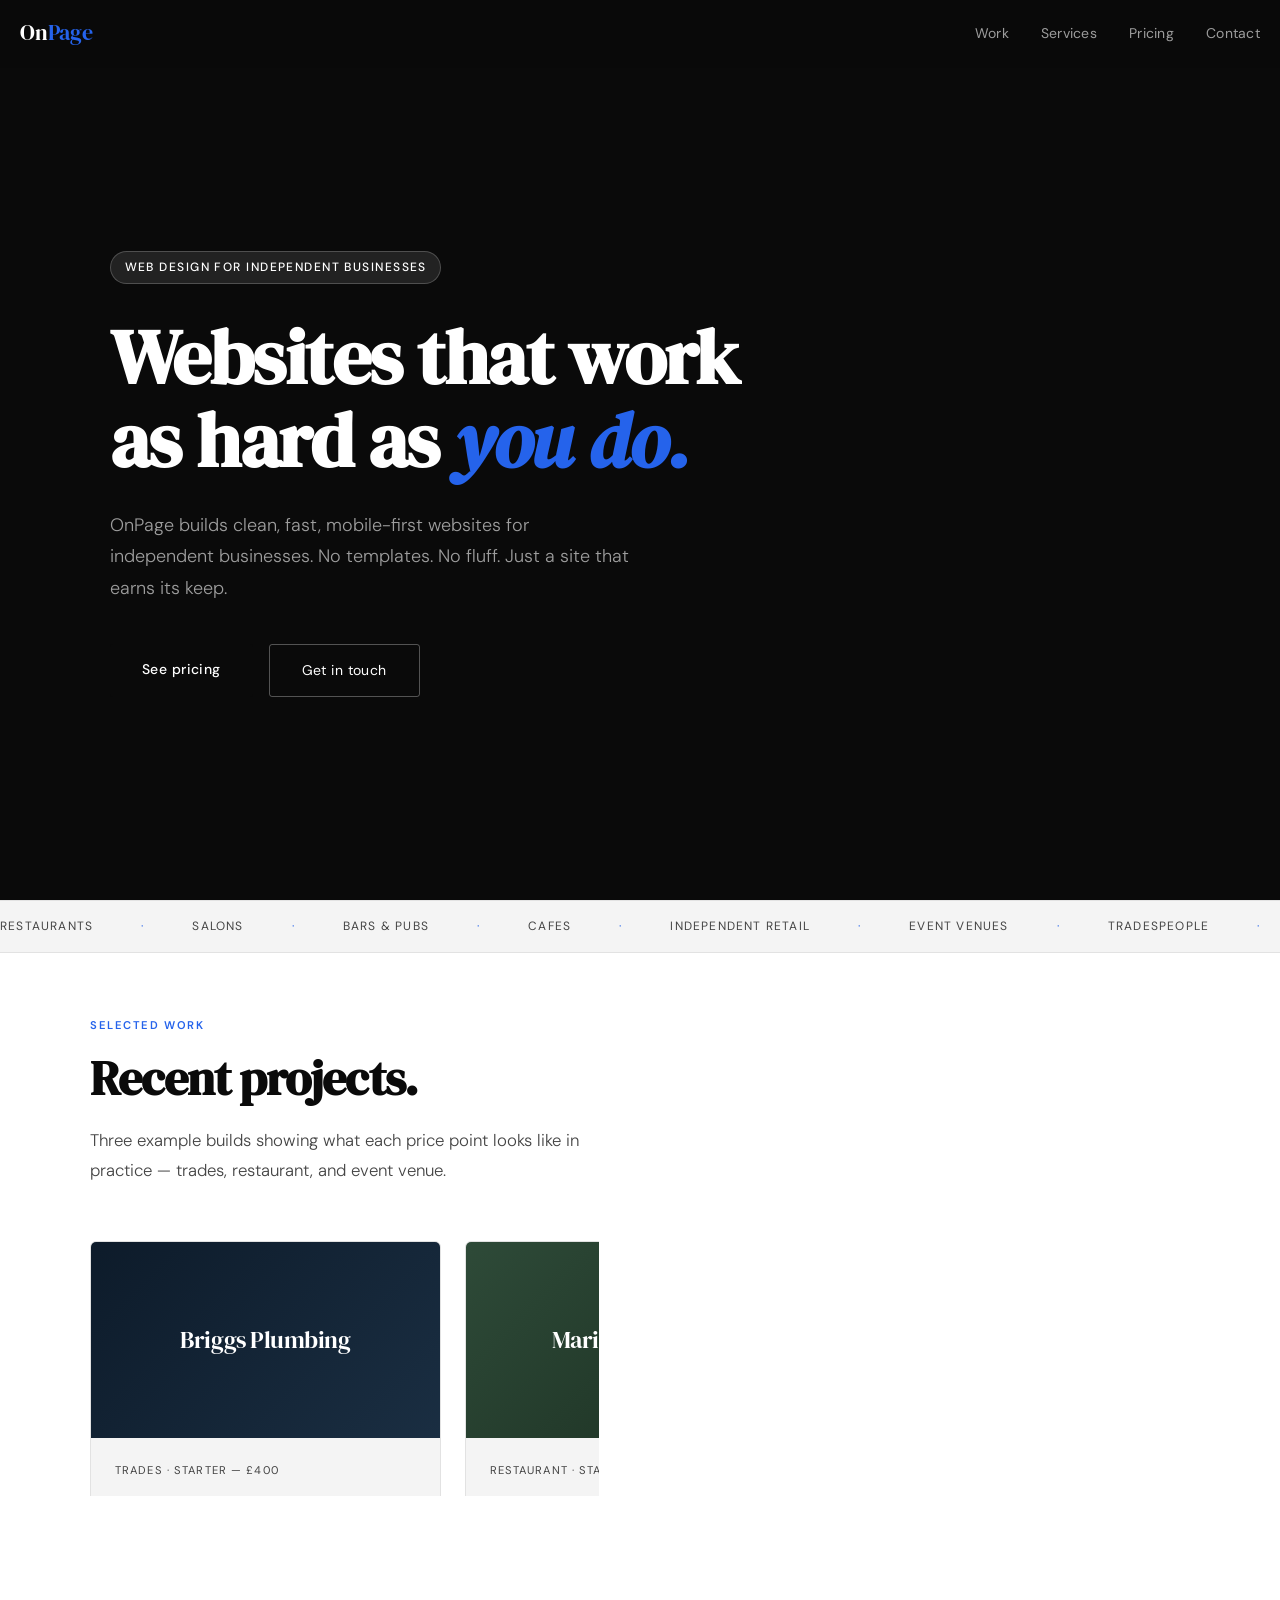
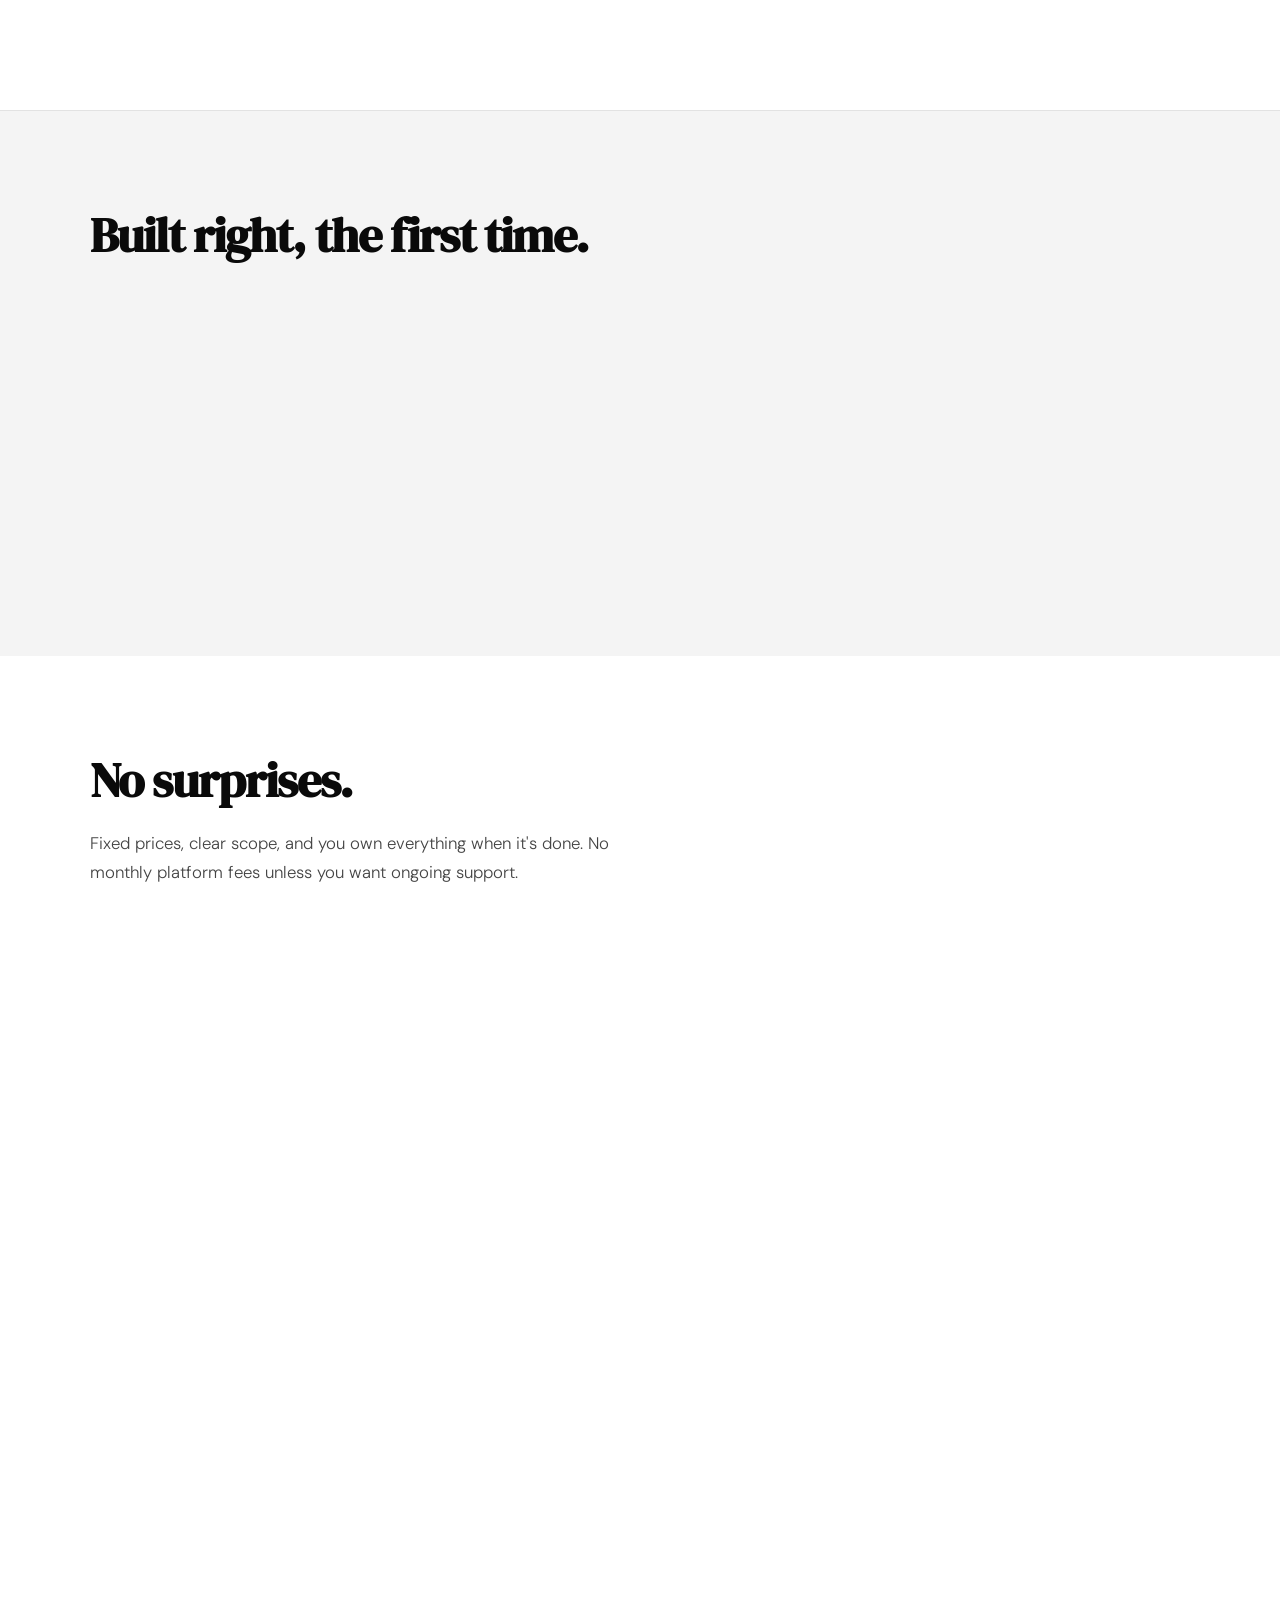
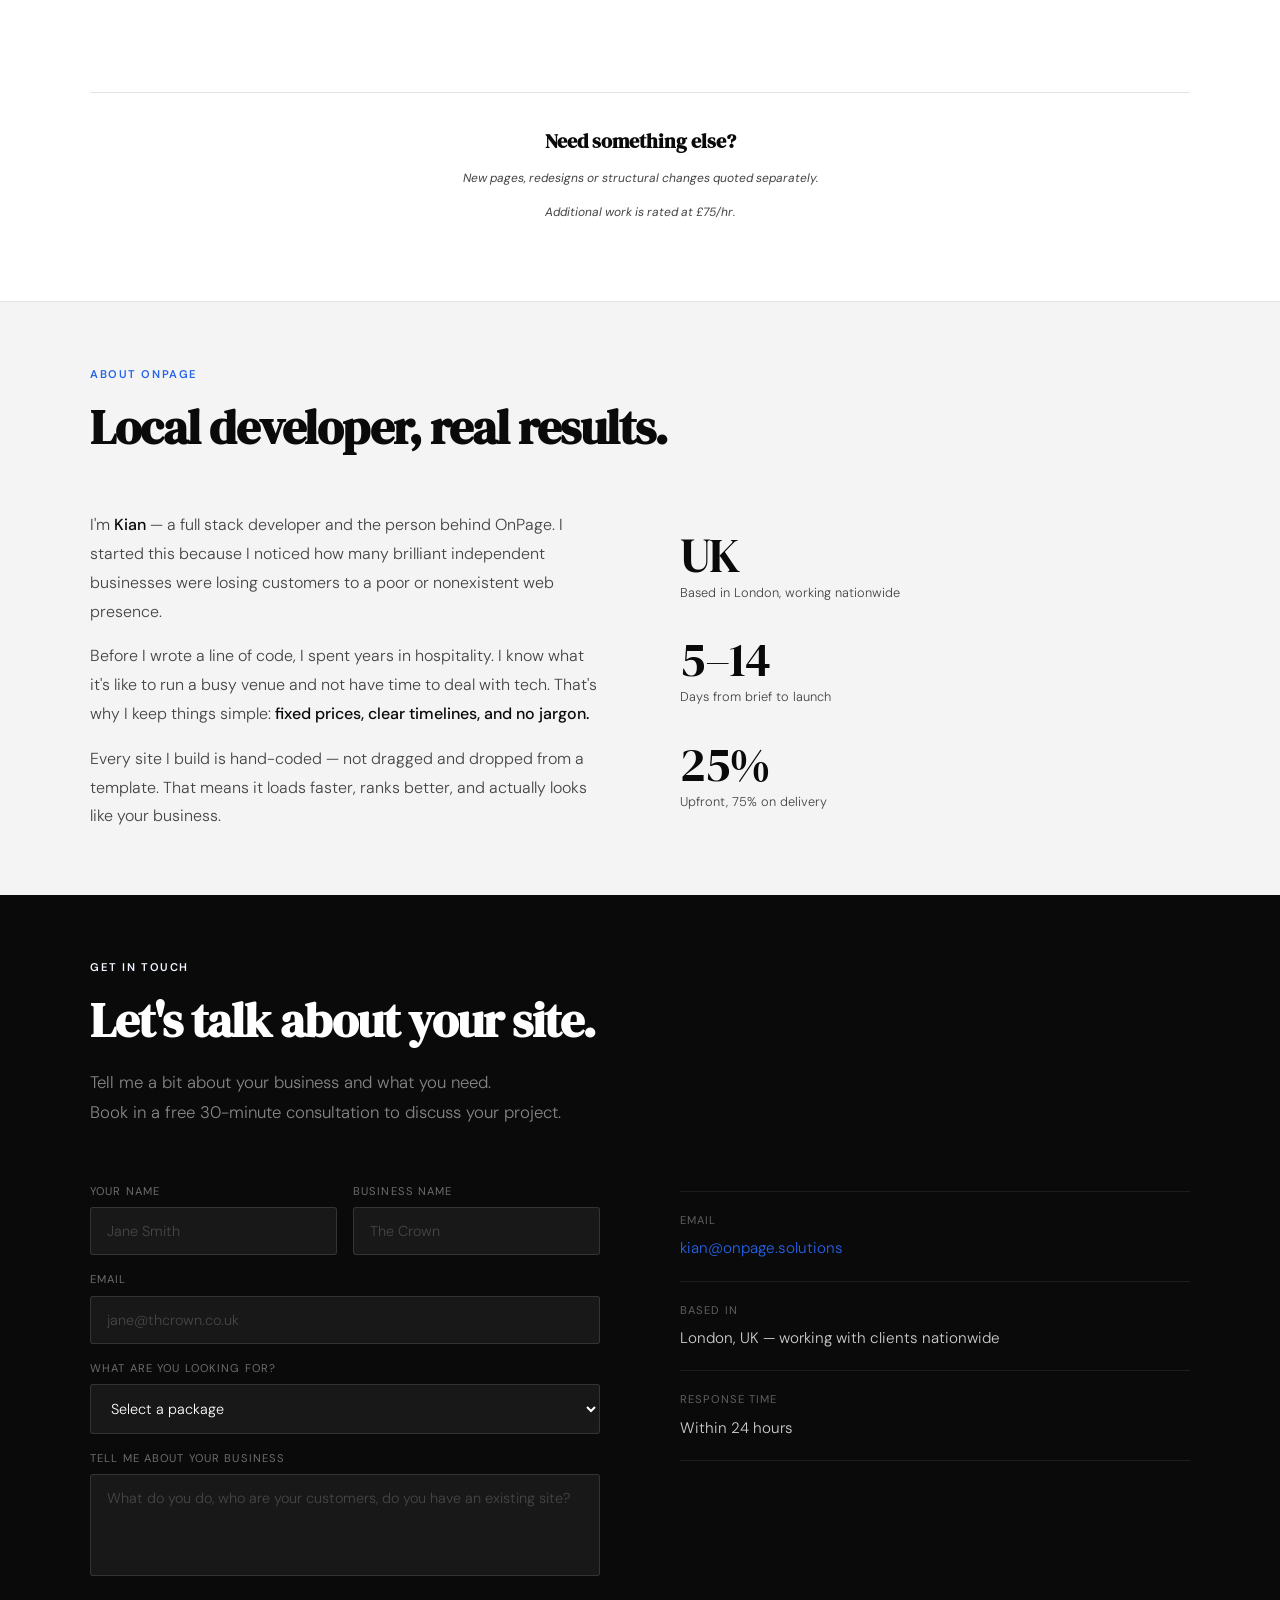
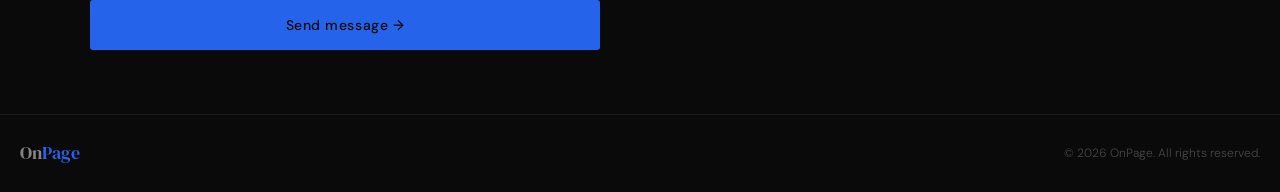
<file: index.html>
<!DOCTYPE html>
<html lang="en">
<head>
<meta charset="UTF-8">
<meta name="viewport" content="width=device-width, initial-scale=1.0">
<title>OnPage — Web Design for Independent Businesses</title>
<link rel="preconnect" href="https://fonts.googleapis.com">
<link href="https://fonts.googleapis.com/css2?family=DM+Serif+Display:ital@0;1&family=DM+Sans:wght@300;400;500&display=swap" rel="stylesheet">
<link rel="stylesheet" href="./static/styles/indexstyles.css">
<link rel="icon" href="/favicon.svg" type="image/svg+xml">
</head>
<body>

<!-- NAV -->
<nav id="nav">
  <a href="#" class="nav-logo">On<span>Page</span></a>
  <ul class="nav-links">
    <li><a href="#work">Work</a></li>
    <li><a href="#services">Services</a></li>
    <li><a href="#pricing">Pricing</a></li>
    <li><a href="#contact">Contact</a></li>
  </ul>
  <button class="hamburger" id="hamburger" aria-label="Toggle menu">
    <span></span><span></span><span></span>
  </button>
</nav>

<!-- MOBILE DRAWER -->
<div class="nav-drawer" id="nav-drawer">
  <a href="#work" class="drawer-link">Work</a>
  <a href="#services" class="drawer-link">Services</a>
  <a href="#pricing" class="drawer-link">Pricing</a>
  <a href="#contact" class="drawer-link">Contact</a>
</div>
<div class="drawer-backdrop" id="drawer-backdrop"></div>

<!-- HERO -->
<div class="hero-wrap">
<section class="hero">
  <div class="hero-inner">
    <span class="hero-tag">Web design for independent businesses</span>
    <h1>Websites that work as hard as <em>you do.</em></h1>
    <p>OnPage builds clean, fast, mobile-first websites for independent businesses. No templates. No fluff. Just a site that earns its keep.</p>
    <div class="hero-ctas">
      <a href="#pricing" class="btn-primary">See pricing</a>
      <a href="#contact" class="btn-ghost">Get in touch</a>
    </div>
  </div>
</section>
</div>

<!-- MARQUEE -->
<div class="marquee-wrap">
  <div class="marquee-track">
    <span>Restaurants</span><span class="dot">·</span>
    <span>Salons</span><span class="dot">·</span>
    <span>Bars & Pubs</span><span class="dot">·</span>
    <span>Cafes</span><span class="dot">·</span>
    <span>Independent Retail</span><span class="dot">·</span>
    <span>Event Venues</span><span class="dot">·</span>
    <span>Tradespeople</span><span class="dot">·</span>
    <span>Restaurants</span><span class="dot">·</span>
    <span>Salons</span><span class="dot">·</span>
    <span>Bars & Pubs</span><span class="dot">·</span>
    <span>Cafes</span><span class="dot">·</span>
    <span>Independent Retail</span><span class="dot">·</span>
    <span>Event Venues</span><span class="dot">·</span>
    <span>Tradespeople</span><span class="dot">·</span>
  </div>
</div>

<!-- WORK -->
<section id="work">
  <div class="section-inner">
    <p class="section-label reveal">Selected Work</p>
    <h2 class="section-title reveal">Recent projects.</h2>
    <p class="section-sub reveal">Three example builds showing what each price point looks like in practice — trades, restaurant, and event venue.</p>

    <div class="work-grid">
        <a href="demo-trades.html">
            <div class="work-card reveal">
                <div class="work-card-img" style="background: linear-gradient(135deg, #0d1b2a, #1a2e42);">Briggs Plumbing</div>
                <div class="work-card-body">
                    <p class="work-card-tag">Trades · Starter — £400</p>
                    <h3 class="work-card-title">Briggs Plumbing & Heating</h3>
                    <p class="work-card-desc">Clean, functional site for a London plumber. Services list, free quote form, and 24/7 call-out contact — everything a customer needs at 9pm with a burst pipe.</p>
                </div>
            </div>
        </a>

        <a href="demo-restaurant.html">
            <div class="work-card reveal">
                <div class="work-card-img" style="background: linear-gradient(135deg, #2e4a38, #1a2e20);">Marigold Kitchen</div>
                <div class="work-card-body">
                    <p class="work-card-tag">Restaurant · Standard — £750</p>
                    <h3 class="work-card-title">Marigold Kitchen</h3>
                    <p class="work-card-desc">Modern British restaurant in Islington. Split-screen hero, tabbed menu across four courses, table booking form, and an about section with opening hours.</p>
                </div>
            </div>
        </a>

        <a href="demo-venue.html">
            <div class="work-card reveal">
                <div class="work-card-img" style="background: linear-gradient(135deg, #0f0f0f, #1c1208);">The Foundry</div>
                <div class="work-card-body">
                    <p class="work-card-tag">Event Venue · Premium — £1,500</p>
                    <h3 class="work-card-title">The Foundry</h3>
                    <p class="work-card-desc">Full venue site with parallax hero, interactive space cards, tiered pricing packages, a photo gallery lightbox, and a three-step enquiry form.</p>
                </div>
            </div>
        </a>
    </div>
  </div>
</section>

<!-- SERVICES -->
<section id="services">
  <div class="section-inner">
    <p class="section-label reveal">What I do</p>
    <h2 class="section-title reveal">Built right, the first time.</h2>
    <p class="section-sub reveal">Every site is hand-coded, fast-loading, and designed to work on any device. No page builders, no recurring platform fees.</p>

    <div class="services-grid">
      <div class="service-item reveal">
        <div class="service-num">01</div>
        <h3 class="service-title">Hand-coded builds</h3>
        <p class="service-desc">Every site is written from scratch — no page builders, no WordPress drag-and-drop. Faster, cleaner, and easier to maintain.</p>
      </div>
      <div class="service-item reveal">
        <div class="service-num">02</div>
        <h3 class="service-title">Mobile-first design</h3>
        <p class="service-desc">Most of your customers will find you on a phone. Every site is designed for mobile first, then scaled up to desktop.</p>
      </div>
      <div class="service-item reveal">
        <div class="service-num">03</div>
        <h3 class="service-title">SEO foundations</h3>
        <p class="service-desc">Proper page titles, meta descriptions, fast load times, and Google Maps integration so people can actually find you.</p>
      </div>
      <div class="service-item reveal">
        <div class="service-num">04</div>
        <h3 class="service-title">Forms & interactivity</h3>
        <p class="service-desc">Contact forms, enquiry flows, tabbed menus, booking requests, and gallery lightboxes — depending on what your site needs.</p>
      </div>
    </div>
  </div>
</section>

<!-- PRICING -->
<section id="pricing">
  <div class="section-inner">
    <p class="section-label reveal">Transparent pricing</p>
    <h2 class="section-title reveal">No surprises.</h2>
    <p class="section-sub reveal">Fixed prices, clear scope, and you own everything when it's done. No monthly platform fees unless you want ongoing support.</p>

    <div class="pricing-grid">

      <div class="pricing-card reveal">
        <p class="pricing-tier">Starter</p>
        <p class="pricing-price">£400</p>
        <p class="pricing-from">One-off payment</p>
        <div class="pricing-divider"></div>
        <ul class="pricing-features">
          <li>Single-page site, multiple sections</li>
          <li>Mobile-responsive design</li>
          <li>Services or menu section</li>
          <li>Contact form & click-to-call</li>
          <li>Google Maps embed</li>
          <li>1 round of revisions</li>
          <li>Delivered in 5–7 days</li>
        </ul>
        <div class="retainer-add">
          <span class="retainer-label">Optional retainer</span>
          <span class="retainer-price">£35/mo</span>
        </div>
        <p class="retainer-desc">Hosting liaison, minor text updates & priority response.</p>
        <a href="#contact" class="pricing-cta">Get started</a>
      </div>

      <div class="pricing-card featured reveal">
        <div class="pricing-badge">Most popular</div>
        <p class="pricing-tier">Standard</p>
        <p class="pricing-price">£750</p>
        <p class="pricing-from">One-off payment</p>
        <div class="pricing-divider"></div>
        <ul class="pricing-features">
          <li>Multi-section custom site</li>
          <li>Mobile-first design</li>
          <li>SEO foundations</li>
          <li>Tabbed menus or content sections</li>
          <li>Booking or enquiry form</li>
          <li>Scroll animations & transitions</li>
          <li>2 rounds of revisions</li>
          <li>Delivered in 10–14 days</li>
        </ul>
        <div class="retainer-add">
          <span class="retainer-label">Optional retainer</span>
          <span class="retainer-price">£60/mo</span>
        </div>
        <p class="retainer-desc">All Starter cover plus small design updates & monthly check-in.</p>
        <a href="#contact" class="pricing-cta">Get started</a>
      </div>

      <div class="pricing-card reveal">
        <p class="pricing-tier">Premium</p>
        <p class="pricing-price">£1,500</p>
        <p class="pricing-from">One-off + optional retainer</p>
        <div class="pricing-divider"></div>
        <ul class="pricing-features">
          <li>Everything in Standard</li>
          <li>Advanced interactivity (lightboxes, multi-step forms, parallax)</li>
          <li>Pricing or package sections</li>
          <li>Photo gallery with lightbox</li>
          <li>Custom animations & transitions</li>
          <li>Performance optimisation</li>
          <li>3 rounds of revisions</li>
          <li>Delivered in 2–3 weeks</li>
        </ul>
        <div class="retainer-add">
          <span class="retainer-label">Optional retainer</span>
          <span class="retainer-price">£80/mo</span>
        </div>
        <p class="retainer-desc">Full cover — Hosting liaison, minor content updates & priority response</p>
        <a href="#contact" class="pricing-cta">Get started</a>
      </div>

    </div>
    <div class="retainer-info">
        <h3 class="retainer-disclaimer-title">Need something else?</h3>
        <p class="retainer-desc">New pages, redesigns or structural changes quoted separately.</p>
        <p class="retainer-desc">Additional work is rated at £75/hr.</p>
    </div>
  </div>
</section>

<!-- ABOUT -->
<section id="about">
  <div class="section-inner">
    <p class="section-label reveal">About OnPage</p>
    <h2 class="section-title reveal">Local developer, real results.</h2>

    <div class="about-grid">
      <div class="about-text reveal">
        <p>I'm <strong>Kian</strong> — a full stack developer and the person behind OnPage. I started this because I noticed how many brilliant independent businesses were losing customers to a poor or nonexistent web presence.</p>
        <p>Before I wrote a line of code, I spent years in hospitality. I know what it's like to run a busy venue and not have time to deal with tech. That's why I keep things simple: <strong>fixed prices, clear timelines, and no jargon.</strong></p>
        <p>Every site I build is hand-coded — not dragged and dropped from a template. That means it loads faster, ranks better, and actually looks like your business.</p>
      </div>
      <div class="about-stats reveal">
        <div class="stat-item">
          <div class="stat-num">UK</div>
          <div class="stat-label">Based in London, working nationwide</div>
        </div>
        <div class="stat-item">
          <div class="stat-num">5–14</div>
          <div class="stat-label">Days from brief to launch</div>
        </div>
        <div class="stat-item">
          <div class="stat-num">25%</div>
          <div class="stat-label">Upfront, 75% on delivery</div>
        </div>
      </div>
    </div>
  </div>
</section>

<!-- CONTACT -->
<section id="contact">
  <div class="section-inner">
    <p class="section-label reveal">Get in touch</p>
    <h2 class="section-title reveal">Let's talk about your site.</h2>
    <p class="section-sub reveal">Tell me a bit about your business and what you need.</p>
    <p class="section-sub reveal">Book in a free 30-minute consultation to discuss your project.</p>

    <div class="contact-grid">
      <form class="contact-form reveal" onsubmit="handleSubmit(event)">
        <div class="form-row">
          <div class="form-group">
            <label>Your name</label>
            <input type="text" placeholder="Jane Smith" required>
          </div>
          <div class="form-group">
            <label>Business name</label>
            <input type="text" placeholder="The Crown" required>
          </div>
        </div>
        <div class="form-group">
          <label>Email</label>
          <input type="email" placeholder="jane@thcrown.co.uk" required>
        </div>
        <div class="form-group">
          <label>What are you looking for?</label>
          <select>
            <option value="">Select a package</option>
            <option>Starter — £400</option>
            <option>Standard — £750</option>
            <option>Premium — £1,500</option>
            <option>Not sure yet</option>
          </select>
        </div>
        <div class="form-group">
          <label>Tell me about your business</label>
          <textarea rows="4" placeholder="What do you do, who are your customers, do you have an existing site?"></textarea>
        </div>
        <button type="submit" class="form-submit">Send message →</button>
      </form>

      <div class="contact-details reveal">
        <div class="contact-detail-item">
          <p class="contact-detail-label">Email</p>
          <p class="contact-detail-value"><a href="mailto:kian@onpage.solutions">kian@onpage.solutions</a></p>
        </div>
        <div class="contact-detail-item">
          <p class="contact-detail-label">Based in</p>
          <p class="contact-detail-value">London, UK — working with clients nationwide</p>
        </div>
        <div class="contact-detail-item">
          <p class="contact-detail-label">Response time</p>
          <p class="contact-detail-value">Within 24 hours</p>
        </div>
      </div>
    </div>
  </div>
</section>

<!-- FOOTER -->
<footer>
  <a href="#" class="footer-logo">On<span>Page</span></a>
  <p class="footer-copy">© 2026 OnPage. All rights reserved.</p>
</footer>

<script>
  // Nav scroll effect — dark over hero, light after
  const nav = document.getElementById('nav');
  const heroWrap = document.querySelector('.hero-wrap');
  function updateNav() {
    const heroBottom = heroWrap.getBoundingClientRect().bottom;
    if (heroBottom <= 0) {
      nav.classList.add('light');
      nav.classList.remove('scrolled');
    } else {
      nav.classList.remove('light');
      nav.classList.toggle('scrolled', window.scrollY > 40);
    }
  }
  window.addEventListener('scroll', updateNav);
  updateNav();

  // Scroll reveal
  const reveals = document.querySelectorAll('.reveal');
  const observer = new IntersectionObserver((entries) => {
    entries.forEach((entry, i) => {
      if (entry.isIntersecting) {
        setTimeout(() => entry.target.classList.add('visible'), i * 60);
        observer.unobserve(entry.target);
      }
    });
  }, { threshold: 0.1 });
  reveals.forEach(el => observer.observe(el));

  // Hamburger menu
  const hamburger = document.getElementById('hamburger');
  const drawer = document.getElementById('nav-drawer');
  const backdrop = document.getElementById('drawer-backdrop');

  function openDrawer() {
    const navHeight = document.getElementById('nav').getBoundingClientRect().height;
    drawer.style.paddingTop = navHeight + 'px';
    hamburger.classList.add('open');
    drawer.classList.add('open');
    backdrop.classList.add('open');
    document.body.style.overflow = 'hidden';
  }
  function closeDrawer() {
    hamburger.classList.remove('open');
    drawer.classList.remove('open');
    backdrop.classList.remove('open');
    document.body.style.overflow = '';
  }

  hamburger.addEventListener('click', () => drawer.classList.contains('open') ? closeDrawer() : openDrawer());
  backdrop.addEventListener('click', closeDrawer);
  document.querySelectorAll('.drawer-link').forEach(l => l.addEventListener('click', closeDrawer));
  document.addEventListener('keydown', e => { if (e.key === 'Escape') closeDrawer(); });

  // Form submit
  function handleSubmit(e) {
    e.preventDefault();
    const btn = e.target.querySelector('.form-submit');
    btn.textContent = 'Message sent ✓';
    btn.style.background = '#2563eb';
    btn.disabled = true;
  }
</script>
</body>
</html>
</file>
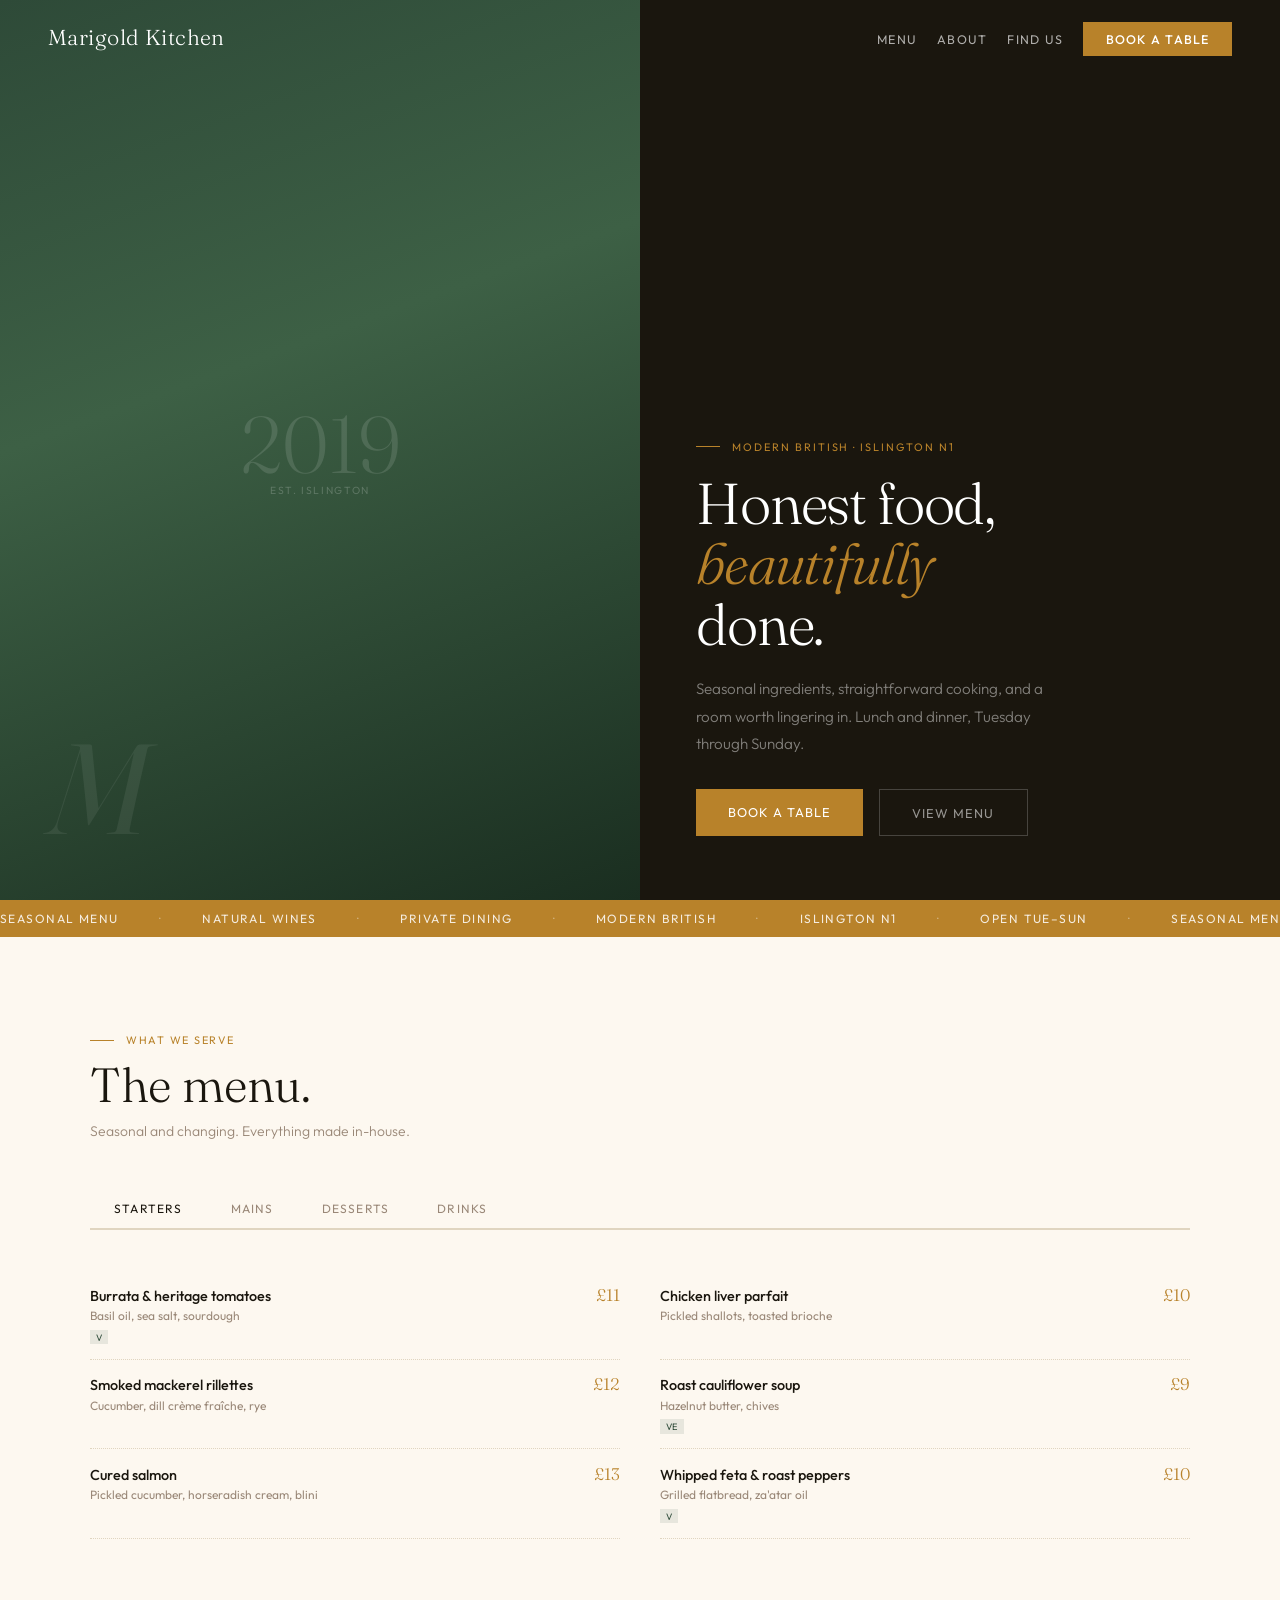
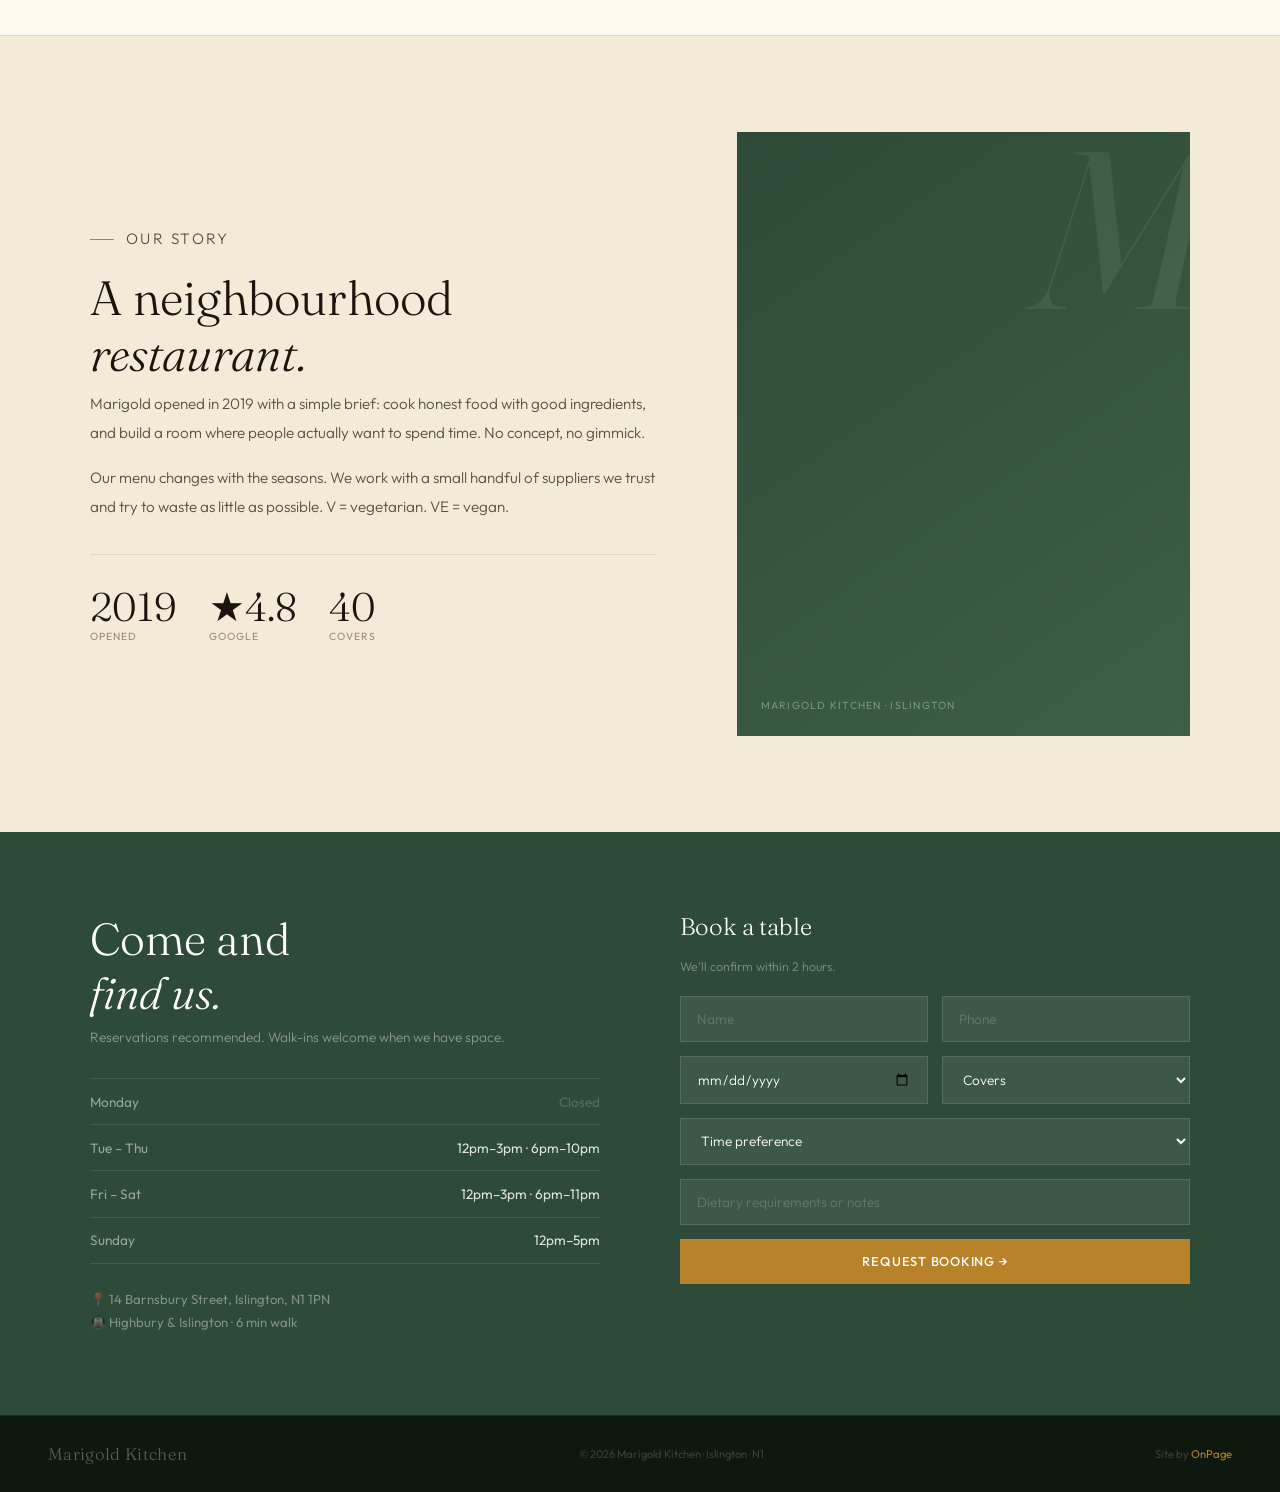
<file: demo-restaurant.html>
<!DOCTYPE html>
<html lang="en">
<head>
<meta charset="UTF-8">
<meta name="viewport" content="width=device-width, initial-scale=1.0">
<title>Marigold Kitchen — Modern British, Islington</title>
<link href="https://fonts.googleapis.com/css2?family=Fraunces:ital,wght@0,300;0,700;1,300;1,600&family=Outfit:wght@300;400;500&display=swap" rel="stylesheet">
<link rel="stylesheet" href="./static/styles/restaurant.css">
<link rel="icon" href="/favicon.svg" type="image/svg+xml">
</head>
<body>

<nav id="nav">
  <a href="#" class="n-logo">Marigold Kitchen</a>
  <ul class="n-links">
    <li><a href="#menu">Menu</a></li>
    <li><a href="#about">About</a></li>
    <li><a href="#hours">Find Us</a></li>
    <li><a href="#hours" class="n-book">Book a table</a></li>
  </ul>
  <button class="hamburger" id="hamburger" aria-label="Toggle menu"><span></span><span></span><span></span></button>
</nav>
<div class="nav-drawer" id="nav-drawer">
  <a href="#menu" class="drawer-link">Menu</a>
  <a href="#about" class="drawer-link">About</a>
  <a href="#hours" class="drawer-link">Find Us</a>
  <a href="#hours" class="drawer-link drawer-book">Book a table</a>
</div>
<div class="drawer-backdrop" id="drawer-backdrop"></div>

<div class="hero">
  <div class="hero-visual">
    <div class="hero-visual-text">M</div>
    <div class="hero-visual-badge">
      <div class="hvb-year">2019</div>
      <div class="hvb-label">Est. Islington</div>
    </div>
  </div>
  <div class="hero-content">
    <div class="h-eyebrow">Modern British · Islington N1</div>
    <h1>Honest food,<br><em>beautifully</em><br>done.</h1>
    <p>Seasonal ingredients, straightforward cooking, and a room worth lingering in. Lunch and dinner, Tuesday through Sunday.</p>
    <div class="h-ctas">
      <a href="#hours" class="btn-gold">Book a table</a>
      <a href="#menu" class="btn-ghost-light">View menu</a>
    </div>
  </div>
</div>

<div class="marquee-strip">
  <div class="m-track">
    <span>Seasonal Menu</span><span class="dot">·</span><span>Natural Wines</span><span class="dot">·</span><span>Private Dining</span><span class="dot">·</span><span>Modern British</span><span class="dot">·</span><span>Islington N1</span><span class="dot">·</span><span>Open Tue–Sun</span><span class="dot">·</span>
    <span>Seasonal Menu</span><span class="dot">·</span><span>Natural Wines</span><span class="dot">·</span><span>Private Dining</span><span class="dot">·</span><span>Modern British</span><span class="dot">·</span><span>Islington N1</span><span class="dot">·</span><span>Open Tue–Sun</span><span class="dot">·</span>
  </div>
</div>

<section id="menu">
  <div class="sec-inner">
    <p class="sec-ey reveal">What we serve</p>
    <h2 class="sec-title reveal">The menu.</h2>
    <p class="sec-sub reveal">Seasonal and changing. Everything made in-house.</p>
    <div class="tabs">
      <div class="tab on" onclick="switchTab(this,'st')">Starters</div>
      <div class="tab" onclick="switchTab(this,'ma')">Mains</div>
      <div class="tab" onclick="switchTab(this,'de')">Desserts</div>
      <div class="tab" onclick="switchTab(this,'dr')">Drinks</div>
    </div>
    <div id="st" class="panel on">
      <div class="mi"><div class="mi-l"><div class="mi-name">Burrata & heritage tomatoes</div><div class="mi-desc">Basil oil, sea salt, sourdough</div><div class="mi-tag">V</div></div><div class="mi-price">£11</div></div>
      <div class="mi"><div class="mi-l"><div class="mi-name">Chicken liver parfait</div><div class="mi-desc">Pickled shallots, toasted brioche</div></div><div class="mi-price">£10</div></div>
      <div class="mi"><div class="mi-l"><div class="mi-name">Smoked mackerel rillettes</div><div class="mi-desc">Cucumber, dill crème fraîche, rye</div></div><div class="mi-price">£12</div></div>
      <div class="mi"><div class="mi-l"><div class="mi-name">Roast cauliflower soup</div><div class="mi-desc">Hazelnut butter, chives</div><div class="mi-tag">VE</div></div><div class="mi-price">£9</div></div>
      <div class="mi"><div class="mi-l"><div class="mi-name">Cured salmon</div><div class="mi-desc">Pickled cucumber, horseradish cream, blini</div></div><div class="mi-price">£13</div></div>
      <div class="mi"><div class="mi-l"><div class="mi-name">Whipped feta & roast peppers</div><div class="mi-desc">Grilled flatbread, za'atar oil</div><div class="mi-tag">V</div></div><div class="mi-price">£10</div></div>
    </div>
    <div id="ma" class="panel">
      <div class="mi"><div class="mi-l"><div class="mi-name">28-day aged sirloin</div><div class="mi-desc">Béarnaise, watercress, triple-cooked chips</div></div><div class="mi-price">£32</div></div>
      <div class="mi"><div class="mi-l"><div class="mi-name">Roast cod</div><div class="mi-desc">Clam chowder, samphire, new potatoes</div></div><div class="mi-price">£26</div></div>
      <div class="mi"><div class="mi-l"><div class="mi-name">Braised lamb shoulder</div><div class="mi-desc">White bean purée, salsa verde</div></div><div class="mi-price">£29</div></div>
      <div class="mi"><div class="mi-l"><div class="mi-name">Wild mushroom risotto</div><div class="mi-desc">Aged parmesan, truffle oil, chives</div><div class="mi-tag">V</div></div><div class="mi-price">£22</div></div>
      <div class="mi"><div class="mi-l"><div class="mi-name">Free-range chicken</div><div class="mi-desc">Roast garlic butter, seasonal greens, dauphinoise</div></div><div class="mi-price">£24</div></div>
      <div class="mi"><div class="mi-l"><div class="mi-name">Whole roast cauliflower</div><div class="mi-desc">Romesco, almonds, pickled raisins</div><div class="mi-tag">VE</div></div><div class="mi-price">£20</div></div>
    </div>
    <div id="de" class="panel">
      <div class="mi"><div class="mi-l"><div class="mi-name">Sticky toffee pudding</div><div class="mi-desc">Salted caramel sauce, clotted cream</div></div><div class="mi-price">£9</div></div>
      <div class="mi"><div class="mi-l"><div class="mi-name">Dark chocolate tart</div><div class="mi-desc">Crème fraîche, candied orange</div></div><div class="mi-price">£9</div></div>
      <div class="mi"><div class="mi-l"><div class="mi-name">Seasonal fruit crumble</div><div class="mi-desc">Custard or vanilla ice cream</div></div><div class="mi-price">£9</div></div>
      <div class="mi"><div class="mi-l"><div class="mi-name">British cheese selection</div><div class="mi-desc">Three cheeses, chutney, crackers</div></div><div class="mi-price">£14</div></div>
    </div>
    <div id="dr" class="panel">
      <div class="mi"><div class="mi-l"><div class="mi-name">House white</div><div class="mi-desc">Sauvignon Blanc, Loire Valley</div></div><div class="mi-price">£8 / £32</div></div>
      <div class="mi"><div class="mi-l"><div class="mi-name">House red</div><div class="mi-desc">Malbec, Mendoza</div></div><div class="mi-price">£8 / £32</div></div>
      <div class="mi"><div class="mi-l"><div class="mi-name">Natural wine selection</div><div class="mi-desc">Ask your server for today's list</div></div><div class="mi-price">From £10</div></div>
      <div class="mi"><div class="mi-l"><div class="mi-name">Craft beer</div><div class="mi-desc">Rotating selection</div></div><div class="mi-price">£6</div></div>
    </div>
  </div>
</section>

<section id="about">
  <div class="about-grid">
    <div class="about-txt reveal">
      <p class="sec-ey">Our story</p>
      <h2 class="sec-title">A neighbourhood<br><em>restaurant.</em></h2>
      <p>Marigold opened in 2019 with a simple brief: cook honest food with good ingredients, and build a room where people actually want to spend time. No concept, no gimmick.</p>
      <p>Our menu changes with the seasons. We work with a small handful of suppliers we trust and try to waste as little as possible. V = vegetarian. VE = vegan.</p>
      <div class="about-numbers">
        <div><div class="an-num">2019</div><div class="an-l">Opened</div></div>
        <div><div class="an-num">★4.8</div><div class="an-l">Google</div></div>
        <div><div class="an-num">40</div><div class="an-l">Covers</div></div>
      </div>
    </div>
    <div class="about-visual reveal"><div class="av-caption">Marigold Kitchen · Islington</div></div>
  </div>
</section>

<section id="hours">
  <div class="hours-grid">
    <div class="reveal">
      <h2 class="hours-hed">Come and<br><em>find us.</em></h2>
      <p class="hours-sub">Reservations recommended. Walk-ins welcome when we have space.</p>
      <ul class="hlist">
        <li class="hrow"><span class="hday">Monday</span><span class="hclosed">Closed</span></li>
        <li class="hrow"><span class="hday">Tue – Thu</span><span class="htime">12pm–3pm · 6pm–10pm</span></li>
        <li class="hrow"><span class="hday">Fri – Sat</span><span class="htime">12pm–3pm · 6pm–11pm</span></li>
        <li class="hrow"><span class="hday">Sunday</span><span class="htime">12pm–5pm</span></li>
      </ul>
      <div class="location-detail">📍 14 Barnsbury Street, Islington, N1 1PN<br>🚇 Highbury & Islington · 6 min walk</div>
    </div>
    <div class="reveal">
      <form class="bform-wrap" onsubmit="event.preventDefault();this.querySelector('button').textContent='Booking request sent ✓';this.querySelector('button').disabled=true;">
        <div class="bform-title">Book a table</div>
        <p class="bform-sub">We'll confirm within 2 hours.</p>
        <div class="frow2"><input type="text" placeholder="Name"><input type="tel" placeholder="Phone"></div>
        <div class="frow2"><input type="date"><select><option value="">Covers</option><option>1–2</option><option>3–4</option><option>5–6</option><option>7+</option></select></div>
        <select><option value="">Time preference</option><option>Lunch (12–3pm)</option><option>Dinner (6pm+)</option><option>Sunday lunch</option></select>
        <input type="text" placeholder="Dietary requirements or notes">
        <button type="submit">Request booking →</button>
      </form>
    </div>
  </div>
</section>

<footer>
  <div class="f-logo">Marigold Kitchen</div>
  <div class="f-copy">© 2026 Marigold Kitchen · Islington · N1</div>
  <div class="f-credit">Site by <a href="#">OnPage</a></div>
</footer>

<script>
  const nav=document.getElementById('nav');
  window.addEventListener('scroll',()=>nav.classList.toggle('solid',window.scrollY>80));
  function switchTab(el,id){
    document.querySelectorAll('.tab').forEach(t=>t.classList.remove('on'));
    document.querySelectorAll('.panel').forEach(p=>p.classList.remove('on'));
    el.classList.add('on'); document.getElementById(id).classList.add('on');
  }
  const reveals=document.querySelectorAll('.reveal');
  const obs=new IntersectionObserver(entries=>{
    entries.forEach((e,i)=>{if(e.isIntersecting){setTimeout(()=>e.target.classList.add('visible'),i*80);obs.unobserve(e.target);}});
  },{threshold:0.08});
  reveals.forEach(el=>obs.observe(el));
</script>

<script>
  const hb = document.getElementById('hamburger');
  const drawer = document.getElementById('nav-drawer');
  const backdrop = document.getElementById('drawer-backdrop');
  function openD(){ hb.classList.add('open'); drawer.classList.add('open'); backdrop.classList.add('open'); document.body.style.overflow='hidden'; drawer.style.paddingTop=document.getElementById('nav').getBoundingClientRect().height+'px'; }
  function closeD(){ hb.classList.remove('open'); drawer.classList.remove('open'); backdrop.classList.remove('open'); document.body.style.overflow=''; }
  hb.addEventListener('click', () => drawer.classList.contains('open') ? closeD() : openD());
  backdrop.addEventListener('click', closeD);
  document.querySelectorAll('.drawer-link').forEach(l => l.addEventListener('click', closeD));
  document.addEventListener('keydown', e => { if(e.key==='Escape') closeD(); });
</script>
</body>
</html>
</file>
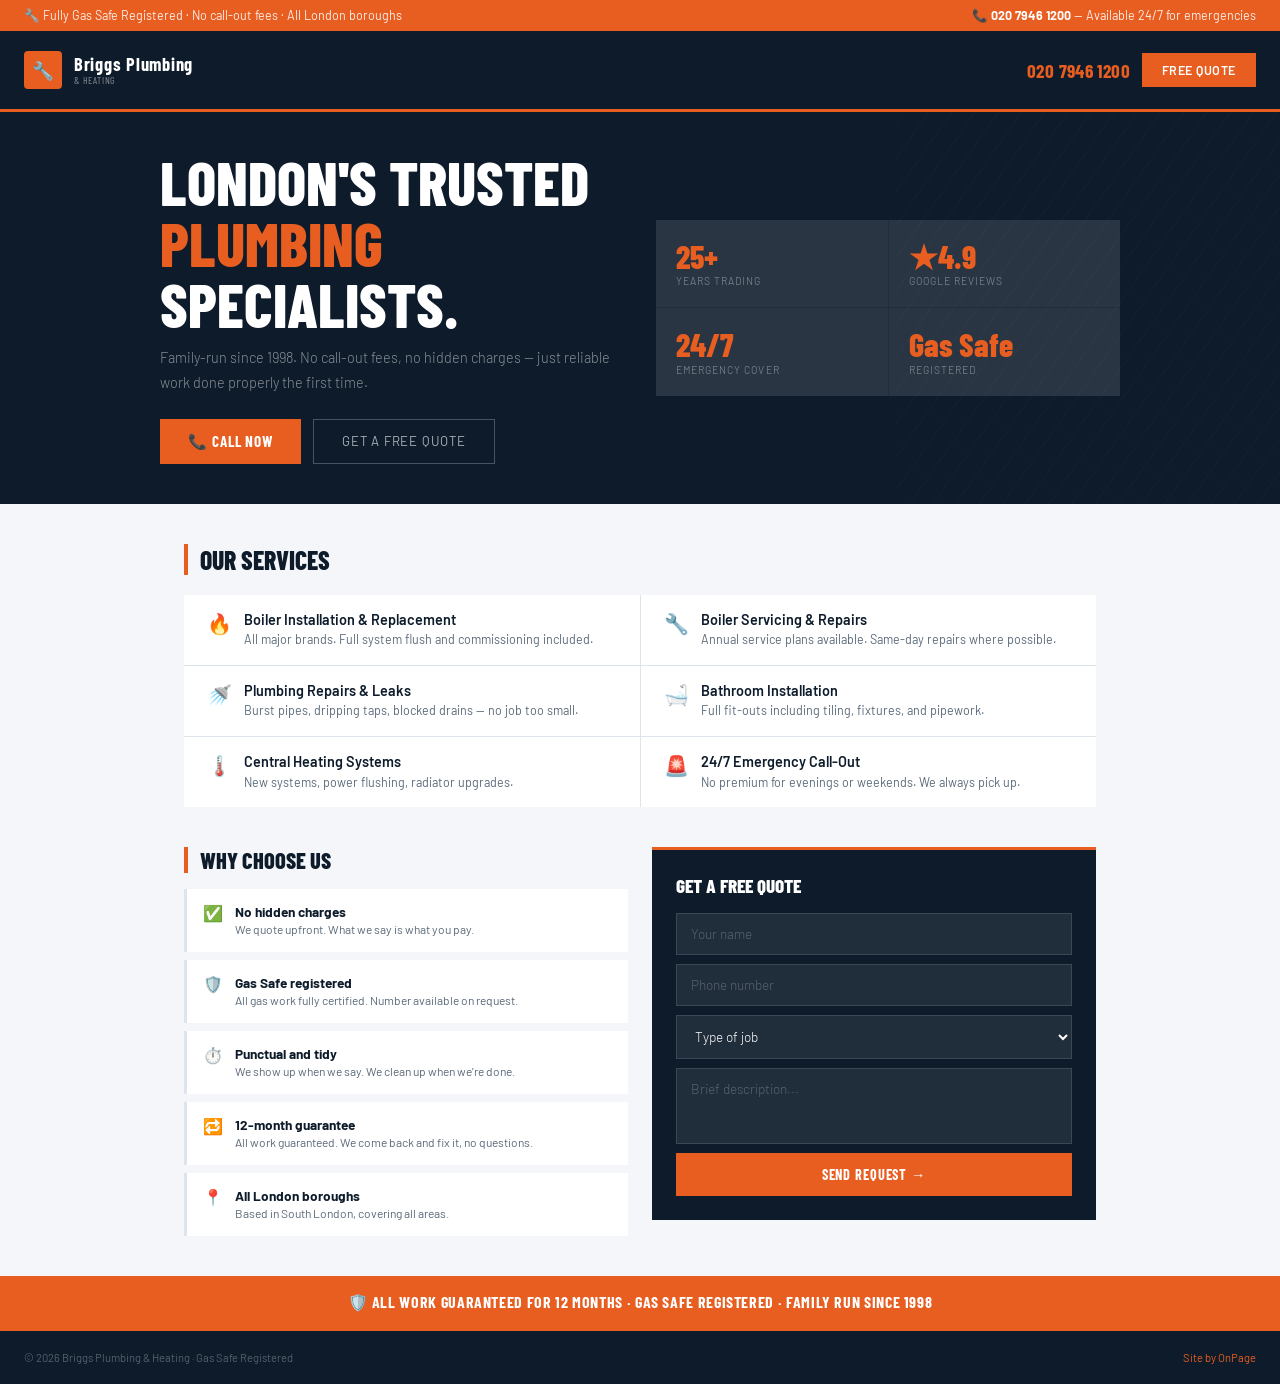
<file: demo-trades.html>
<!DOCTYPE html>
<html lang="en">
<head>
<meta charset="UTF-8">
<meta name="viewport" content="width=device-width, initial-scale=1.0">
<title>Briggs Plumbing & Heating — London</title>
<link href="https://fonts.googleapis.com/css2?family=Barlow+Condensed:wght@600;700;800&family=Barlow:wght@300;400;500&display=swap" rel="stylesheet">
<link rel="stylesheet" href="./static/styles/tradestyles.css">
<link rel="icon" href="/favicon.svg" type="image/svg+xml">
</head>
<body>

<div class="topbar">
  <p>🔧 Fully Gas Safe Registered · No call-out fees · All London boroughs</p>
  <p><strong>📞 020 7946 1200</strong> — Available 24/7 for emergencies</p>
</div>

<header>
  <a href="#" class="logo">
    <div class="logo-box">🔧</div>
    <div class="logo-name">Briggs Plumbing<small>& Heating</small></div>
  </a>
  <div class="header-cta">
    <a href="tel:02079461200" class="tel">020 7946 1200</a>
    <a href="#contact" class="btn-sm">Free Quote</a>
    <button class="hamburger" id="hamburger" aria-label="Toggle menu"><span></span><span></span><span></span></button>
  </div>
</header>
<div class="nav-drawer" id="nav-drawer">
  <a href="#services" class="drawer-link">Services</a>
  <a href="#contact" class="drawer-link">Why Choose Us</a>
  <a href="#contact" class="drawer-link">Get a Quote</a>
  <a href="tel:02079461200" class="drawer-link drawer-cta">📞 Call Now</a>
</div>
<div class="drawer-backdrop" id="drawer-backdrop"></div>

<div class="hero">
  <div class="hero-inner">
    <div>
      <h1>London's trusted<br><em>plumbing</em><br>specialists.</h1>
      <p>Family-run since 1998. No call-out fees, no hidden charges — just reliable work done properly the first time.</p>
      <div class="hero-btns">
        <a href="tel:02079461200" class="btn-orange">📞 Call Now</a>
        <a href="#contact" class="btn-ghost">Get a Free Quote</a>
      </div>
    </div>
    <div class="hero-stats">
      <div class="stat"><div class="stat-n">25+</div><div class="stat-l">Years trading</div></div>
      <div class="stat"><div class="stat-n">★4.9</div><div class="stat-l">Google reviews</div></div>
      <div class="stat"><div class="stat-n">24/7</div><div class="stat-l">Emergency cover</div></div>
      <div class="stat"><div class="stat-n">Gas Safe</div><div class="stat-l">Registered</div></div>
    </div>
  </div>
</div>

<div class="services">
  <h2>Our Services</h2>
  <ul class="service-list">
    <li class="service-item"><span class="si-icon">🔥</span><div><div class="si-name">Boiler Installation & Replacement</div><div class="si-desc">All major brands. Full system flush and commissioning included.</div></div></li>
    <li class="service-item"><span class="si-icon">🔧</span><div><div class="si-name">Boiler Servicing & Repairs</div><div class="si-desc">Annual service plans available. Same-day repairs where possible.</div></div></li>
    <li class="service-item"><span class="si-icon">🚿</span><div><div class="si-name">Plumbing Repairs & Leaks</div><div class="si-desc">Burst pipes, dripping taps, blocked drains — no job too small.</div></div></li>
    <li class="service-item"><span class="si-icon">🛁</span><div><div class="si-name">Bathroom Installation</div><div class="si-desc">Full fit-outs including tiling, fixtures, and pipework.</div></div></li>
    <li class="service-item"><span class="si-icon">🌡️</span><div><div class="si-name">Central Heating Systems</div><div class="si-desc">New systems, power flushing, radiator upgrades.</div></div></li>
    <li class="service-item"><span class="si-icon">🚨</span><div><div class="si-name">24/7 Emergency Call-Out</div><div class="si-desc">No premium for evenings or weekends. We always pick up.</div></div></li>
  </ul>
</div>

<div class="two-col" id="contact">
  <div class="why">
    <h2>Why Choose Us</h2>
    <ul class="why-list">
      <li class="why-item"><span class="wi-icon">✅</span><div class="wi-text"><strong>No hidden charges</strong><span>We quote upfront. What we say is what you pay.</span></div></li>
      <li class="why-item"><span class="wi-icon">🛡️</span><div class="wi-text"><strong>Gas Safe registered</strong><span>All gas work fully certified. Number available on request.</span></div></li>
      <li class="why-item"><span class="wi-icon">⏱️</span><div class="wi-text"><strong>Punctual and tidy</strong><span>We show up when we say. We clean up when we're done.</span></div></li>
      <li class="why-item"><span class="wi-icon">🔁</span><div class="wi-text"><strong>12-month guarantee</strong><span>All work guaranteed. We come back and fix it, no questions.</span></div></li>
      <li class="why-item"><span class="wi-icon">📍</span><div class="wi-text"><strong>All London boroughs</strong><span>Based in South London, covering all areas.</span></div></li>
    </ul>
  </div>
  <div class="contact-box">
    <h2>Get a Free Quote</h2>
    <form class="c-form" onsubmit="event.preventDefault();this.querySelector('button').textContent='Sent ✓';this.querySelector('button').disabled=true;">
      <input type="text" placeholder="Your name">
      <input type="tel" placeholder="Phone number">
      <select><option value="">Type of job</option><option>Boiler install/replacement</option><option>Boiler service/repair</option><option>Plumbing repair</option><option>Bathroom installation</option><option>Central heating</option><option>Emergency call-out</option></select>
      <textarea rows="3" placeholder="Brief description..."></textarea>
      <button type="submit">Send Request →</button>
    </form>
  </div>
</div>

<div class="guarantee">
  <p>🛡️ All work guaranteed for 12 months · Gas Safe registered · Family run since 1998</p>
</div>

<footer>
  <p>© 2026 Briggs Plumbing & Heating · Gas Safe Registered</p>
  <a href="#">Site by OnPage</a>
</footer>


<script>
  const hb = document.getElementById('hamburger');
  const drawer = document.getElementById('nav-drawer');
  const backdrop = document.getElementById('drawer-backdrop');
  function openD(){ hb.classList.add('open'); drawer.classList.add('open'); backdrop.classList.add('open'); document.body.style.overflow='hidden'; const h=document.querySelector('header').getBoundingClientRect().height; drawer.style.paddingTop=h+'px'; }
  function closeD(){ hb.classList.remove('open'); drawer.classList.remove('open'); backdrop.classList.remove('open'); document.body.style.overflow=''; }
  hb.addEventListener('click', () => drawer.classList.contains('open') ? closeD() : openD());
  backdrop.addEventListener('click', closeD);
  document.querySelectorAll('.drawer-link').forEach(l => l.addEventListener('click', closeD));
  document.addEventListener('keydown', e => { if(e.key==='Escape') closeD(); });
</script>
</body>
</html>
</file>
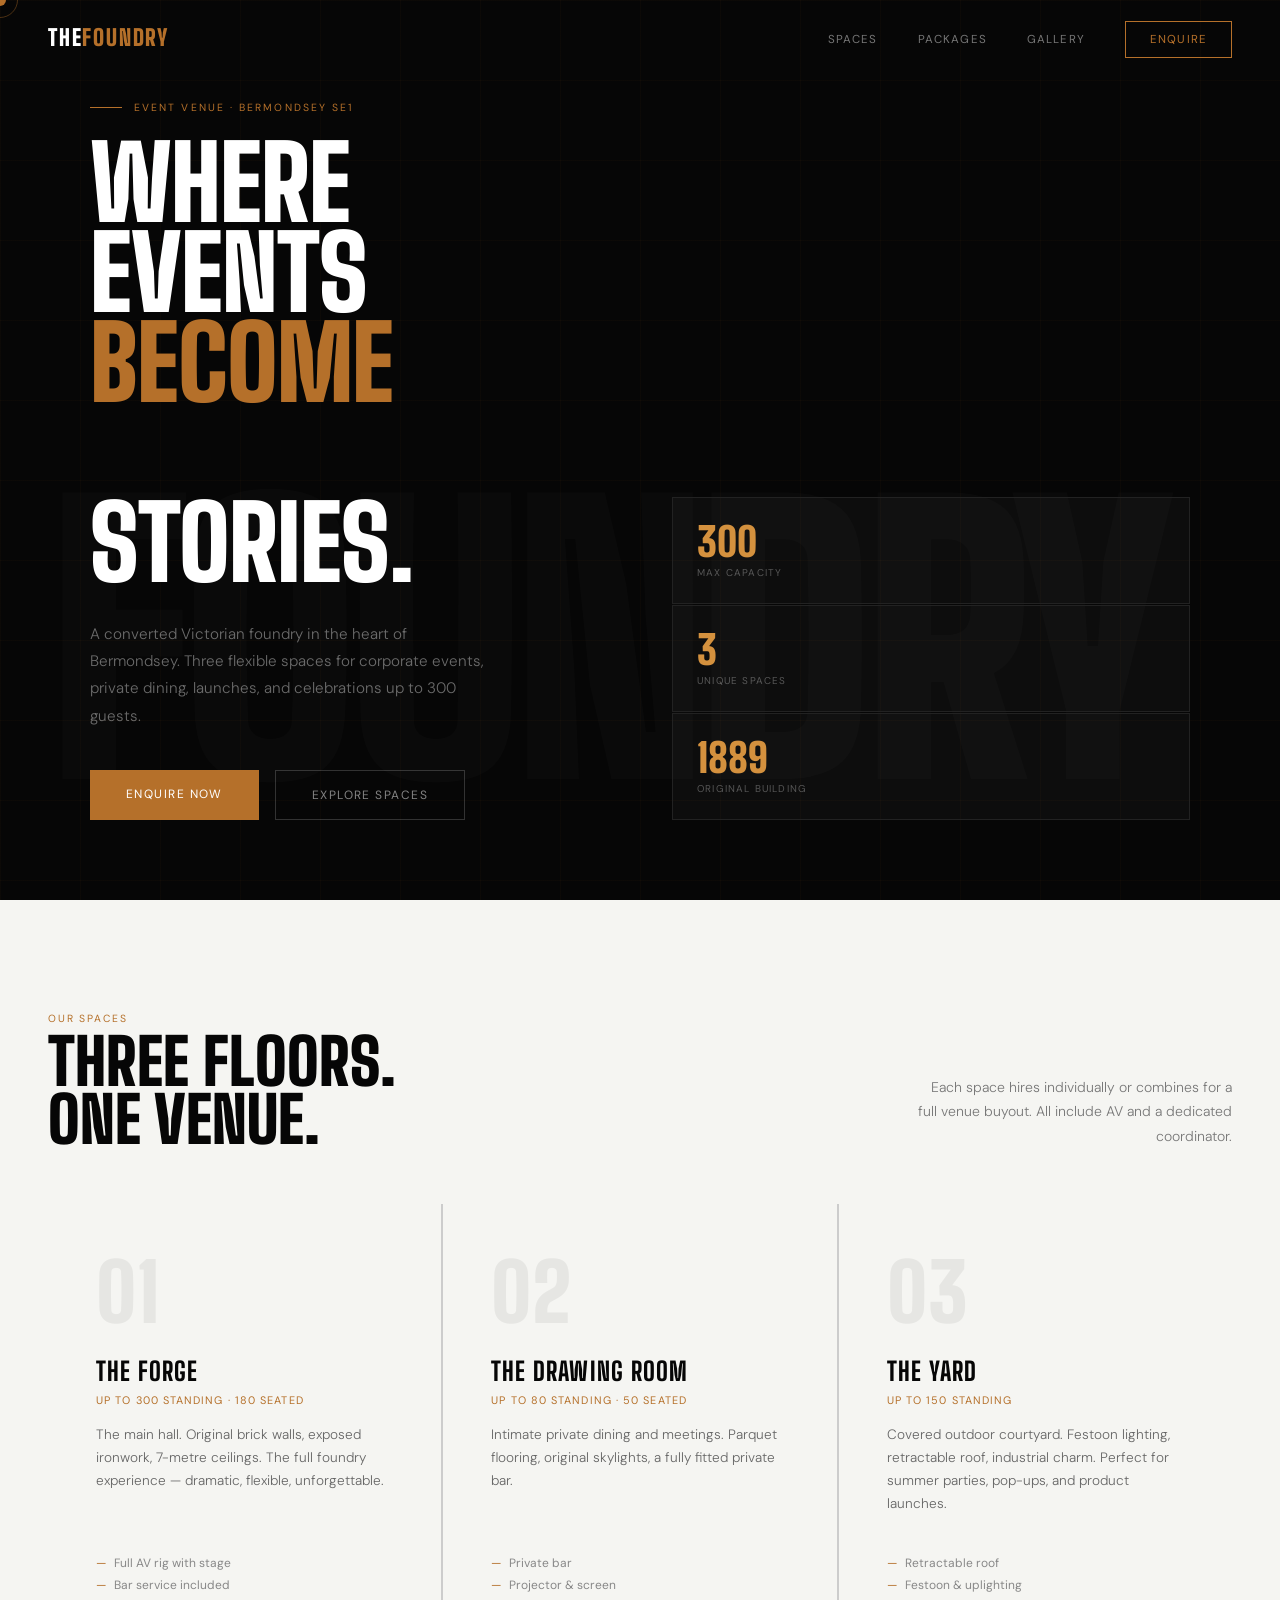
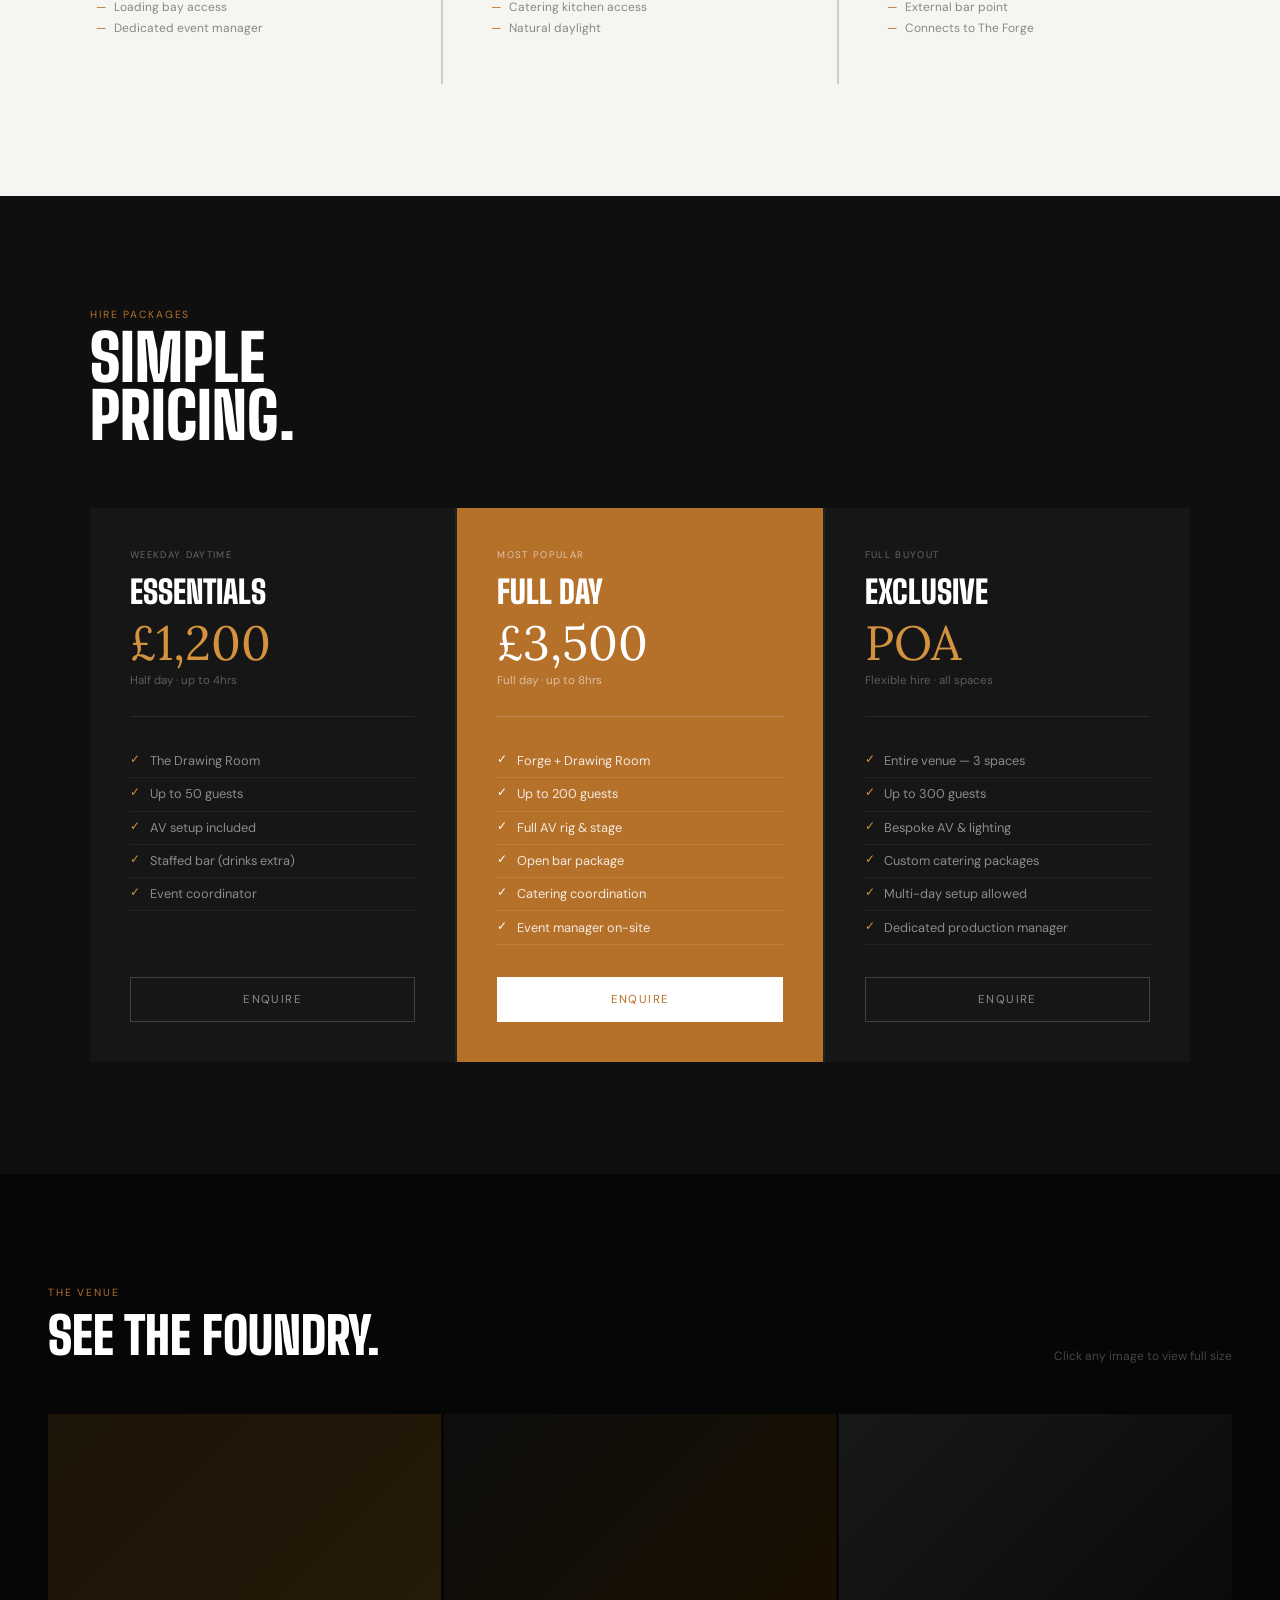
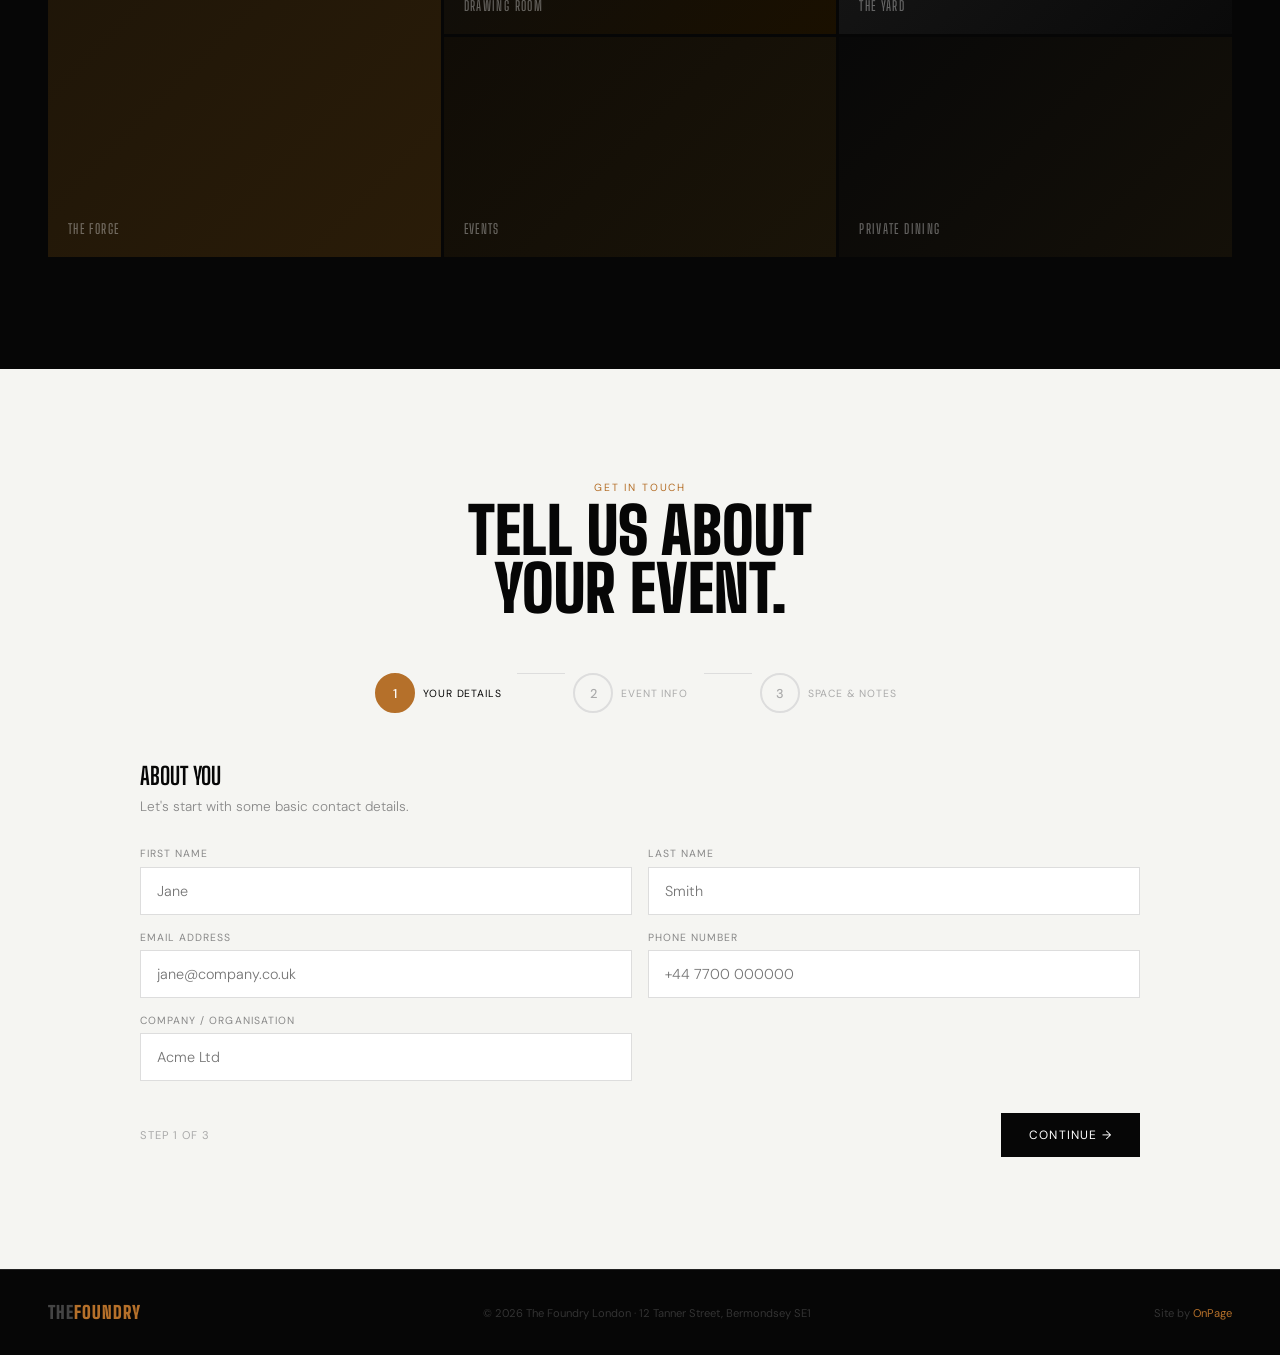
<file: demo-venue.html>
<!DOCTYPE html>
<html lang="en">
<head>
<meta charset="UTF-8">
<meta name="viewport" content="width=device-width, initial-scale=1.0">
<title>The Foundry — Event Venue, Bermondsey</title>
<link href="https://fonts.googleapis.com/css2?family=Big+Shoulders+Display:wght@300;600;800;900&family=Lora:ital,wght@0,400;1,400&family=DM+Sans:wght@300;400&display=swap" rel="stylesheet">
<link rel="stylesheet" href="./static/styles/venuestyles.css">
<link rel="icon" href="/favicon.svg" type="image/svg+xml">
</head>
<body>

<div class="cursor" id="cursor"></div>
<div class="cursor-ring" id="cursorRing"></div>

<nav id="nav">
  <a href="#" class="n-logo">The<em>Foundry</em></a>
  <ul class="n-links">
    <li><a href="#spaces">Spaces</a></li>
    <li><a href="#packages">Packages</a></li>
    <li><a href="#gallery">Gallery</a></li>
    <li><a href="#enquire" class="n-enq">Enquire</a></li>
  </ul>
  <button class="hamburger" id="hamburger" aria-label="Toggle menu"><span></span><span></span><span></span></button>
</nav>
<div class="nav-drawer" id="nav-drawer">
  <a href="#spaces" class="drawer-link">Spaces</a>
  <a href="#packages" class="drawer-link">Packages</a>
  <a href="#gallery" class="drawer-link">Gallery</a>
  <a href="#enquire" class="drawer-link drawer-enq">Enquire</a>
</div>
<div class="drawer-backdrop" id="drawer-backdrop"></div>

<div class="hero" id="hero">
  <div class="hero-bg-word" id="bgWord">FOUNDRY</div>
  <div class="hero-grid"></div>
  <div class="hero-inner">
    <div class="hero-left">
      <div class="hero-ey">Event Venue · Bermondsey SE1</div>
      <h1>Where<br>events<br><em>become</em><br>stories.</h1>
      <p class="hero-desc">A converted Victorian foundry in the heart of Bermondsey. Three flexible spaces for corporate events, private dining, launches, and celebrations up to 300 guests.</p>
      <div class="hero-ctas">
        <a href="#enquire" class="btn-copper">Enquire now</a>
        <a href="#spaces" class="btn-line">Explore spaces</a>
      </div>
    </div>
    <div class="hero-right">
      <div class="hero-stat-block"><div class="hsb-num">300</div><div class="hsb-label">Max capacity</div></div>
      <div class="hero-stat-block"><div class="hsb-num">3</div><div class="hsb-label">Unique spaces</div></div>
      <div class="hero-stat-block"><div class="hsb-num">1889</div><div class="hsb-label">Original building</div></div>
    </div>
  </div>
</div>

<section id="spaces">
  <div class="sp-inner">
    <div class="sp-header reveal">
      <div><div class="sp-ey">Our spaces</div><div class="sp-title">Three floors.<br>One venue.</div></div>
      <p class="sp-sub">Each space hires individually or combines for a full venue buyout. All include AV and a dedicated coordinator.</p>
    </div>
    <div class="spaces-grid">
      <div class="space-card reveal"><div class="sc-num">01</div><div class="sc-name">The Forge</div><div class="sc-cap">Up to 300 standing · 180 seated</div><p class="sc-desc">The main hall. Original brick walls, exposed ironwork, 7-metre ceilings. The full foundry experience — dramatic, flexible, unforgettable.</p><ul class="sc-feats"><li>Full AV rig with stage</li><li>Bar service included</li><li>Loading bay access</li><li>Dedicated event manager</li></ul></div>
      <div class="space-card reveal"><div class="sc-num">02</div><div class="sc-name">The Drawing Room</div><div class="sc-cap">Up to 80 standing · 50 seated</div><p class="sc-desc">Intimate private dining and meetings. Parquet flooring, original skylights, a fully fitted private bar.</p><ul class="sc-feats"><li>Private bar</li><li>Projector & screen</li><li>Catering kitchen access</li><li>Natural daylight</li></ul></div>
      <div class="space-card reveal"><div class="sc-num">03</div><div class="sc-name">The Yard</div><div class="sc-cap">Up to 150 standing</div><p class="sc-desc">Covered outdoor courtyard. Festoon lighting, retractable roof, industrial charm. Perfect for summer parties, pop-ups, and product launches.</p><ul class="sc-feats"><li>Retractable roof</li><li>Festoon & uplighting</li><li>External bar point</li><li>Connects to The Forge</li></ul></div>
    </div>
  </div>
</section>

<section id="packages">
  <div class="pk-inner">
    <div class="pk-header reveal"><div class="pk-ey">Hire packages</div><div class="pk-title">Simple<br>pricing.</div></div>
    <div class="pk-grid">
      <div class="pk-card reveal"><div class="pk-tier">Weekday daytime</div><div class="pk-name">Essentials</div><div class="pk-price">£1,200</div><div class="pk-basis">Half day · up to 4hrs</div><div class="pk-hr"></div><ul class="pk-feats"><li>The Drawing Room</li><li>Up to 50 guests</li><li>AV setup included</li><li>Staffed bar (drinks extra)</li><li>Event coordinator</li></ul><a href="#enquire" class="pk-btn">Enquire</a></div>
      <div class="pk-card star reveal"><div class="pk-tier">Most popular</div><div class="pk-name">Full Day</div><div class="pk-price">£3,500</div><div class="pk-basis">Full day · up to 8hrs</div><div class="pk-hr"></div><ul class="pk-feats"><li>Forge + Drawing Room</li><li>Up to 200 guests</li><li>Full AV rig & stage</li><li>Open bar package</li><li>Catering coordination</li><li>Event manager on-site</li></ul><a href="#enquire" class="pk-btn">Enquire</a></div>
      <div class="pk-card reveal"><div class="pk-tier">Full buyout</div><div class="pk-name">Exclusive</div><div class="pk-price">POA</div><div class="pk-basis">Flexible hire · all spaces</div><div class="pk-hr"></div><ul class="pk-feats"><li>Entire venue — 3 spaces</li><li>Up to 300 guests</li><li>Bespoke AV & lighting</li><li>Custom catering packages</li><li>Multi-day setup allowed</li><li>Dedicated production manager</li></ul><a href="#enquire" class="pk-btn">Enquire</a></div>
    </div>
  </div>
</section>

<section id="gallery">
  <div class="gl-inner">
    <div class="gl-header reveal">
      <div><div class="gl-ey">The venue</div><div class="gl-title">See The Foundry.</div></div>
      <div class="gl-note">Click any image to view full size</div>
    </div>
    <div class="gl-grid reveal">
      <div class="gl-item" onclick="openLightbox('The Forge — Main Hall')"><div class="gl-item-inner g1"><span class="gl-label">The Forge</span></div></div>
      <div class="gl-item" onclick="openLightbox('The Drawing Room')"><div class="gl-item-inner g2"><span class="gl-label">Drawing Room</span></div></div>
      <div class="gl-item" onclick="openLightbox('The Yard — Courtyard')"><div class="gl-item-inner g3"><span class="gl-label">The Yard</span></div></div>
      <div class="gl-item" onclick="openLightbox('Corporate Events')"><div class="gl-item-inner g4"><span class="gl-label">Events</span></div></div>
      <div class="gl-item" onclick="openLightbox('Private Dining')"><div class="gl-item-inner g5"><span class="gl-label">Private Dining</span></div></div>
    </div>
  </div>
</section>

<div class="lightbox" id="lightbox">
  <button class="lb-close" onclick="closeLightbox()">✕</button>
  <div class="lb-inner">
    <div class="lb-img" id="lbImg">The Forge</div>
    <div class="lb-caption" id="lbCaption">The Foundry · Bermondsey</div>
  </div>
</div>

<section id="enquire">
  <div class="enq-inner">
    <div class="enq-header reveal">
      <div class="enq-ey">Get in touch</div>
      <div class="enq-title">Tell us about<br>your event.</div>
    </div>

    <div class="steps" id="stepsIndicator">
      <div class="step-item on" data-step="1"><div class="step-num">1</div><span class="step-label">Your details</span></div>
      <div class="step-line"></div>
      <div class="step-item" data-step="2"><div class="step-num">2</div><span class="step-label">Event info</span></div>
      <div class="step-line"></div>
      <div class="step-item" data-step="3"><div class="step-num">3</div><span class="step-label">Space & notes</span></div>
    </div>

    <div class="form-panels" id="formPanels">
      <!-- Step 1 -->
      <div class="form-panel active" id="fp1">
        <div class="fp-title">About you</div>
        <p class="fp-sub">Let's start with some basic contact details.</p>
        <div class="form-grid two">
          <div class="fg"><label>First name</label><input type="text" placeholder="Jane" id="f-fname"></div>
          <div class="fg"><label>Last name</label><input type="text" placeholder="Smith" id="f-lname"></div>
          <div class="fg"><label>Email address</label><input type="email" placeholder="jane@company.co.uk" id="f-email"></div>
          <div class="fg"><label>Phone number</label><input type="tel" placeholder="+44 7700 000000" id="f-phone"></div>
          <div class="fg"><label>Company / organisation</label><input type="text" placeholder="Acme Ltd" id="f-company"></div>
        </div>
        <div class="form-nav">
          <span class="step-progress">Step 1 of 3</span>
          <button class="btn-next" onclick="goStep(2)">Continue →</button>
        </div>
      </div>
      <!-- Step 2 -->
      <div class="form-panel" id="fp2">
        <div class="fp-title">Your event</div>
        <p class="fp-sub">Tell us what you're planning.</p>
        <div class="form-grid two">
          <div class="fg"><label>Type of event</label><select id="f-type"><option value="">Select</option><option>Corporate conference</option><option>Private dinner</option><option>Product launch</option><option>Birthday / celebration</option><option>Wedding reception</option><option>Other</option></select></div>
          <div class="fg"><label>Preferred date</label><input type="date" id="f-date"></div>
          <div class="fg"><label>Guest numbers</label><select id="f-guests"><option value="">Select</option><option>Under 50</option><option>50–100</option><option>100–200</option><option>200–300</option></select></div>
          <div class="fg"><label>Budget range</label><select id="f-budget"><option value="">Select</option><option>Up to £2,000</option><option>£2,000–£5,000</option><option>£5,000–£10,000</option><option>£10,000+</option></select></div>
        </div>
        <div class="form-nav">
          <button class="btn-prev" onclick="goStep(1)">← Back</button>
          <span class="step-progress">Step 2 of 3</span>
          <button class="btn-next" onclick="goStep(3)">Continue →</button>
        </div>
      </div>
      <!-- Step 3 -->
      <div class="form-panel" id="fp3">
        <div class="fp-title">Space & notes</div>
        <p class="fp-sub">Which space interests you? Any other requirements?</p>
        <div class="space-options">
          <label class="space-opt" onclick="toggleSpace(this)"><input type="checkbox" value="forge"><div class="so-name">The Forge</div><div class="so-cap">Up to 300 guests</div></label>
          <label class="space-opt" onclick="toggleSpace(this)"><input type="checkbox" value="drawing"><div class="so-name">Drawing Room</div><div class="so-cap">Up to 80 guests</div></label>
          <label class="space-opt" onclick="toggleSpace(this)"><input type="checkbox" value="yard"><div class="so-name">The Yard</div><div class="so-cap">Up to 150 guests</div></label>
        </div>
        <div class="form-grid">
          <div class="fg"><label>Anything else we should know?</label><textarea rows="5" id="f-notes" placeholder="Specific requirements, theme, AV needs, catering preferences..."></textarea></div>
        </div>
        <div class="form-nav">
          <button class="btn-prev" onclick="goStep(2)">← Back</button>
          <span class="step-progress">Step 3 of 3</span>
          <button class="btn-next" onclick="submitForm()">Send enquiry →</button>
        </div>
      </div>
    </div>

    <div class="success-panel" id="successPanel">
      <div class="success-icon">✓</div>
      <div class="success-title">Enquiry sent!</div>
      <p class="success-sub">Thank you — our events team will be in touch within 24 hours to discuss your event and confirm availability.</p>
    </div>
  </div>
</section>

<footer>
  <div class="f-logo">The<em>Foundry</em></div>
  <div class="f-copy">© 2026 The Foundry London · 12 Tanner Street, Bermondsey SE1</div>
  <div class="f-credit">Site by <a href="#">OnPage</a></div>
</footer>

<script>
  // Custom cursor
  const cur = document.getElementById('cursor');
  const ring = document.getElementById('cursorRing');
  // Darken cursor over featured pricing card
  const featuredCard = document.querySelector('.pk-card.star');
  if (featuredCard) {
    featuredCard.addEventListener('mouseenter', () => {
      cur.classList.add('dark');
      ring.classList.add('dark');
    });
    featuredCard.addEventListener('mouseleave', () => {
      cur.classList.remove('dark');
      ring.classList.remove('dark');
    });
  }

  document.addEventListener('mousemove', e => {
    cur.style.left = e.clientX + 'px'; cur.style.top = e.clientY + 'px';
    ring.style.left = e.clientX + 'px'; ring.style.top = e.clientY + 'px';
  });

  // Parallax bg word
  const bgWord = document.getElementById('bgWord');
  window.addEventListener('scroll', () => {
    const y = window.scrollY;
    if (bgWord) bgWord.style.transform = `translateY(${y * 0.3}px)`;
    document.getElementById('nav').classList.toggle('solid', y > 80);
  });

  // Reveal
  const reveals = document.querySelectorAll('.reveal');
  const obs = new IntersectionObserver(entries => {
    entries.forEach((e, i) => { if (e.isIntersecting) { setTimeout(() => e.target.classList.add('visible'), i * 70); obs.unobserve(e.target); } });
  }, { threshold: 0.06 });
  reveals.forEach(el => obs.observe(el));

  // Lightbox
  function openLightbox(caption) {
    document.getElementById('lbImg').textContent = caption;
    document.getElementById('lbCaption').textContent = caption + ' · The Foundry, Bermondsey';
    document.getElementById('lightbox').classList.add('open');
    document.body.style.overflow = 'hidden';
  }
  function closeLightbox() {
    document.getElementById('lightbox').classList.remove('open');
    document.body.style.overflow = '';
  }

  // Multi-step form
  let currentStep = 1;
  function goStep(n) {
    document.getElementById('fp' + currentStep).classList.remove('active');
    document.querySelectorAll('.step-item').forEach(s => {
      const sn = parseInt(s.dataset.step);
      s.classList.toggle('on', sn === n);
      s.classList.toggle('done', sn < n);
    });
    currentStep = n;
    document.getElementById('fp' + n).classList.add('active');
  }
  function submitForm() {
    document.getElementById('fp3').classList.remove('active');
    document.querySelectorAll('.step-item').forEach(s => { s.classList.remove('on'); s.classList.add('done'); });
    document.getElementById('stepsIndicator').style.display = 'none';
    document.getElementById('successPanel').classList.add('show');
  }
  function toggleSpace(el) {
    setTimeout(() => el.classList.toggle('sel', el.querySelector('input').checked), 0);
  }
</script>

<script>
  const hb = document.getElementById('hamburger');
  const drawer = document.getElementById('nav-drawer');
  const backdrop = document.getElementById('drawer-backdrop');
  function openD(){ hb.classList.add('open'); drawer.classList.add('open'); backdrop.classList.add('open'); document.body.style.overflow='hidden'; drawer.style.paddingTop=document.getElementById('nav').getBoundingClientRect().height+'px'; }
  function closeD(){ hb.classList.remove('open'); drawer.classList.remove('open'); backdrop.classList.remove('open'); document.body.style.overflow=''; }
  hb.addEventListener('click', () => drawer.classList.contains('open') ? closeD() : openD());
  backdrop.addEventListener('click', closeD);
  document.querySelectorAll('.drawer-link').forEach(l => l.addEventListener('click', closeD));
  document.addEventListener('keydown', e => { if(e.key==='Escape') closeD(); });
</script>
</body>
</html>
</file>
<file: static/styles/indexstyles.css>
*, *::before, *::after { box-sizing: border-box; margin: 0; padding: 0; }

  :root {
    --ink: #0a0a0a;
    --ink-soft: #444444;
    --paper: #ffffff;
    --paper-mid: #f4f4f4;
    --accent: #2563eb;
    --accent-dark: #1d4ed8;
    --accent-light: #eff6ff;
    --border: #e2e2e2;
    --radius: 3px;
  }

  html { scroll-behavior: smooth; }

  body {
    font-family: 'DM Sans', sans-serif;
    background: var(--paper);
    color: var(--ink);
    font-size: 16px;
    line-height: 1.6;
    overflow-x: hidden;
  }

  /* ── NAV ── */
  nav {
    position: fixed;
    top: 0; left: 0; right: 0;
    z-index: 200;
    padding: 1.1rem 2.5rem;
    display: flex;
    justify-content: space-between;
    align-items: center;
    background: rgba(10, 10, 10, 0.92);
    backdrop-filter: blur(12px);
    border-bottom: 1px solid transparent;
    transition: border-color 0.3s, background 0.3s;
  }
  nav.scrolled { border-bottom-color: rgba(255,255,255,0.08); }
  nav.light {
    background: rgba(255,255,255,0.95);
    border-bottom-color: var(--border);
  }

  .nav-logo {
    font-family: 'DM Serif Display', serif;
    font-size: 1.35rem;
    letter-spacing: -0.01em;
    color: #ffffff;
    text-decoration: none;
    transition: color 0.3s;
    position: relative;
    z-index: 201;
  }
  nav.light .nav-logo { color: var(--ink); }
  .nav-logo span { color: var(--accent); }

  /* Desktop links */
  .nav-links {
    display: flex;
    gap: 2rem;
    list-style: none;
  }
  .nav-links a {
    font-size: 0.875rem;
    font-weight: 400;
    color: rgba(255,255,255,0.6);
    text-decoration: none;
    letter-spacing: 0.02em;
    transition: color 0.2s;
  }
  nav.light .nav-links a { color: var(--ink-soft); }
  .nav-links a:hover { color: #ffffff; }
  nav.light .nav-links a:hover { color: var(--ink); }

  /* Hamburger button — hidden on desktop */
  .hamburger {
    display: none;
    flex-direction: column;
    justify-content: center;
    gap: 5px;
    width: 36px; height: 36px;
    background: none; border: none; cursor: pointer; padding: 4px;
    position: relative; z-index: 201;
    flex-shrink: 0;
  }
  .hamburger span {
    display: block; width: 22px; height: 2px;
    background: rgba(255,255,255,0.85);
    border-radius: 2px;
    transition: transform 0.3s ease, opacity 0.3s ease;
    transform-origin: center;
  }
  nav.light .hamburger span { background: var(--ink); }
  .hamburger.open span:nth-child(1) { transform: translateY(7px) rotate(45deg); }
  .hamburger.open span:nth-child(2) { opacity: 0; }
  .hamburger.open span:nth-child(3) { transform: translateY(-7px) rotate(-45deg); }

  /* Drawer — hidden until open */
  .nav-drawer {
    position: fixed;
    top: 0; right: 0; bottom: 0;
    width: 75vw; max-width: 280px;
    background: #0a0a0a;
    border-left: 1px solid rgba(255,255,255,0.1);
    display: flex;
    flex-direction: column;
    justify-content: flex-start;
    padding-top: 0;
    transform: translateX(100%);
    transition: transform 0.3s cubic-bezier(0.4,0,0.2,1);
    z-index: 199;
  }
  .nav-drawer.open { transform: translateX(0); }

  .nav-drawer a {
    display: block;
    padding: 1.1rem 2rem;
    font-size: 1rem;
    color: rgba(255,255,255,0.65);
    text-decoration: none;
    letter-spacing: 0.04em;
    border-bottom: 1px solid rgba(255,255,255,0.06);
    transition: color 0.2s, background 0.2s;
  }
  .nav-drawer a:first-child { border-top: 1px solid rgba(255,255,255,0.06); }
  .nav-drawer a:hover { color: #fff; background: rgba(255,255,255,0.04); }

  /* Backdrop */
  .drawer-backdrop {
    display: none;
    position: fixed; inset: 0;
    background: rgba(0,0,0,0.5);
    z-index: 198;
    opacity: 0;
    transition: opacity 0.3s ease;
    pointer-events: none;
  }
  .drawer-backdrop.open { opacity: 1; pointer-events: all; }

  /* Mobile breakpoint */
  @media (max-width: 640px) {
    .hamburger { display: flex; }
    .nav-links { display: none; }
    .drawer-backdrop { display: block; }
    nav { padding: 1rem 1.25rem; }
  }

  /* ── HERO ── */
  .hero-wrap { background: var(--ink); }

  .hero {
    min-height: 100vh;
    display: flex;
    align-items: center;
    padding: 8rem 2.5rem 5rem;
    max-width: 1100px;
    margin: 0 auto;
  }

  .hero-inner { max-width: 700px; }

  .hero-tag {
    display: inline-block;
    font-size: 0.75rem;
    font-weight: 500;
    letter-spacing: 0.12em;
    text-transform: uppercase;
    color: #ffffff;
    background: rgba(255,255,255,0.1);
    border: 1px solid rgba(255,255,255,0.2);
    padding: 0.35rem 0.85rem;
    border-radius: 20px;
    margin-bottom: 2rem;
    opacity: 0;
    animation: fadeUp 0.6s ease forwards 0.1s;
  }

  .hero h1 {
    font-family: 'DM Serif Display', serif;
    font-size: clamp(2.8rem, 6vw, 5rem);
    line-height: 1.08;
    letter-spacing: -0.02em;
    color: #ffffff;
    margin-bottom: 1.75rem;
    opacity: 0;
    animation: fadeUp 0.7s ease forwards 0.25s;
  }

  .hero h1 em {
    font-style: italic;
    color: var(--accent);
  }

  .hero p {
    font-size: 1.125rem;
    color: rgba(255,255,255,0.6);
    max-width: 520px;
    line-height: 1.75;
    margin-bottom: 2.5rem;
    font-weight: 300;
    opacity: 0;
    animation: fadeUp 0.7s ease forwards 0.4s;
  }

  .hero-ctas {
    display: flex;
    gap: 1rem;
    flex-wrap: wrap;
    opacity: 0;
    animation: fadeUp 0.7s ease forwards 0.55s;
  }

  .btn-primary {
    display: inline-block;
    padding: 0.875rem 2rem;
    background: var(--ink);
    color: var(--paper);
    font-size: 0.875rem;
    font-weight: 500;
    letter-spacing: 0.03em;
    text-decoration: none;
    border-radius: var(--radius);
    transition: background 0.2s, transform 0.15s;
  }
  .btn-primary:hover { background: #2a2828; transform: translateY(-1px); }

  .btn-ghost {
    display: inline-block;
    padding: 0.875rem 2rem;
    border: 1.5px solid rgba(255,255,255,0.3);
    color: #ffffff;
    font-size: 0.875rem;
    font-weight: 400;
    letter-spacing: 0.03em;
    text-decoration: none;
    border-radius: var(--radius);
    transition: border-color 0.2s, transform 0.15s;
  }
  .btn-ghost:hover { border-color: rgba(255,255,255,0.7); transform: translateY(-1px); }

  /* ── MARQUEE ── */
  .marquee-wrap {
    border-top: 1px solid var(--border);
    border-bottom: 1px solid var(--border);
    padding: 1rem 0;
    overflow: hidden;
    background: var(--paper-mid);
  }
  .marquee-track {
    display: flex;
    gap: 3rem;
    white-space: nowrap;
    animation: marquee 28s linear infinite;
  }
  .marquee-track span {
    font-size: 0.75rem;
    letter-spacing: 0.1em;
    text-transform: uppercase;
    color: var(--ink-soft);
    font-weight: 400;
  }
  .marquee-track span.dot { color: var(--accent); }

  /* ── SECTION SHARED ── */
  section { padding: 6rem 2.5rem; }
  .section-inner { max-width: 1100px; margin: 0 auto; }

  .section-label {
    font-size: 0.7rem;
    font-weight: 600;
    letter-spacing: 0.14em;
    text-transform: uppercase;
    color: var(--accent);
    margin-bottom: 1rem;
  }

  .section-title {
    font-family: 'DM Serif Display', serif;
    font-size: clamp(2rem, 4vw, 3rem);
    letter-spacing: -0.02em;
    line-height: 1.15;
    color: var(--ink);
    margin-bottom: 1.25rem;
  }

  .section-sub {
    font-size: 1.05rem;
    color: var(--ink-soft);
    font-weight: 300;
    max-width: 540px;
    line-height: 1.75;
  }

  /* ── WORK ── */
  #work { background: var(--paper); }

  .work-grid {
    display: grid;
    align-items: stretch;
    grid-template-columns: repeat(auto-fit, minmax(320px, 1fr));
    gap: 1.5rem;
    margin-top: 3.5rem;
  }

  .work-grid a { text-decoration: none; display: flex; }

  .work-card {
    display: flex;
    flex-direction: column;
    background: var(--paper-mid);
    border: 1px solid var(--border);
    border-radius: 6px;
    overflow: hidden;
    transition: transform 0.25s, box-shadow 0.25s;
  }
  .work-card:hover { transform: translateY(-4px); box-shadow: 0 12px 40px rgba(0,0,0,0.07); }

  .work-card-img {
    width: 100%;
    aspect-ratio: 16/9;
    display: flex;
    align-items: center;
    justify-content: center;
    font-family: 'DM Serif Display', serif;
    font-size: 1.5rem;
    color: var(--paper);
    letter-spacing: -0.02em;
  }

  .work-card-body { padding: 1.5rem; flex: 1; display: flex; flex-direction: column; }
  .work-card-tag {
    font-size: 0.7rem;
    letter-spacing: 0.1em;
    text-transform: uppercase;
    color: var(--ink-soft);
    margin-bottom: 0.5rem;
  }
  .work-card-title {
    font-family: 'DM Serif Display', serif;
    font-size: 1.25rem;
    color: var(--ink);
    margin-bottom: 0.5rem;
  }
  .work-card-desc {
    font-size: 0.875rem;
    color: var(--ink-soft);
    line-height: 1.65;
    font-weight: 300;
    flex: 1;
  }

  /* ── SERVICES ── */
  #services { background: var(--paper-mid); border-top: 1px solid var(--border); }

  .services-grid {
    display: grid;
    grid-template-columns: repeat(auto-fit, minmax(220px, 1fr));
    gap: 2rem;
    margin-top: 3.5rem;
  }

  .service-item { padding: 0; }
  .service-num {
    font-family: 'DM Serif Display', serif;
    font-size: 2rem;
    color: #d4d4d4;
    margin-bottom: 1rem;
  }
  .service-title {
    font-weight: 500;
    font-size: 1rem;
    margin-bottom: 0.5rem;
    color: var(--ink);
  }
  .service-desc {
    font-size: 0.875rem;
    color: var(--ink-soft);
    line-height: 1.65;
    font-weight: 300;
  }

  /* ── PRICING ── */
  #pricing { background: var(--paper); }

  .pricing-grid {
    display: grid;
    grid-template-columns: repeat(auto-fit, minmax(280px, 1fr));
    gap: 1.5rem;
    margin-top: 3.5rem;
    align-items: stretch;
  }

  .pricing-card {
    display: flex;
    flex-direction: column;
    border: 1.5px solid var(--border);
    border-radius: 6px;
    padding: 2.25rem;
    background: var(--paper);
    position: relative;
    transition: border-color 0.2s;
  }
  .pricing-card:hover { border-color: var(--ink-soft); }
  .pricing-card.featured {
    border-color: var(--ink);
    background: var(--ink);
    color: var(--paper);
  }

  .pricing-badge {
    position: absolute;
    top: -1px; right: 1.5rem;
    background: var(--accent);
    color: #ffffff;
    font-size: 0.65rem;
    font-weight: 600;
    letter-spacing: 0.1em;
    text-transform: uppercase;
    padding: 0.3rem 0.75rem;
    border-radius: 0 0 4px 4px;
  }

  .pricing-tier {
    font-size: 0.7rem;
    font-weight: 500;
    letter-spacing: 0.12em;
    text-transform: uppercase;
    color: var(--ink-soft);
    margin-bottom: 0.75rem;
  }
  .pricing-card.featured .pricing-tier { color: rgba(255,255,255,0.5); }

  .pricing-price {
    font-family: 'DM Serif Display', serif;
    font-size: 2.75rem;
    letter-spacing: -0.03em;
    color: var(--ink);
    line-height: 1;
    margin-bottom: 0.4rem;
  }
  .pricing-card.featured .pricing-price { color: var(--paper); }

  .pricing-from {
    font-size: 0.8rem;
    color: var(--ink-soft);
    margin-bottom: 1.5rem;
    font-weight: 300;
  }
  .pricing-card.featured .pricing-from { color: rgba(255,255,255,0.5); }

  .pricing-divider {
    height: 1px;
    background: var(--border);
    margin-bottom: 1.5rem;
  }
  .pricing-card.featured .pricing-divider { background: rgba(255,255,255,0.15); }

  .pricing-features { list-style: none; margin-bottom: 2rem; flex: 1;}
  .pricing-features li {
    font-size: 0.875rem;
    color: var(--ink-soft);
    padding: 0.4rem 0;
    display: flex;
    align-items: flex-start;
    gap: 0.6rem;
    font-weight: 300;
    line-height: 1.5;
  }
  .pricing-card.featured .pricing-features li { color: rgba(255,255,255,0.75); }
  .pricing-features li::before {
    content: '—';
    color: var(--accent);
    flex-shrink: 0;
    font-size: 0.75rem;
    margin-top: 0.1rem;
  }

  .pricing-cta {
    display: block;
    text-align: center;
    padding: 0.875rem;
    border-radius: var(--radius);
    font-size: 0.875rem;
    font-weight: 500;
    letter-spacing: 0.03em;
    text-decoration: none;
    transition: all 0.2s;
    border: 1.5px solid var(--border);
    color: var(--ink);
  }
  .pricing-cta:hover { border-color: var(--ink); }
  .pricing-card.featured .pricing-cta {
    background: var(--accent);
    border-color: var(--accent);
    color: #ffffff;
  }
  .pricing-card.featured .pricing-cta:hover { background: var(--accent-dark); border-color: var(--accent-dark); }

  /* -- RETAINER INFO -- */
    .retainer-info {
        margin-top: 2rem;
        border-top: 1px solid var(--border);
        padding-top: 2rem;
        text-align: center;
    }

    .retainer-disclaimer-title {
        font-family: 'DM Serif Display', serif;
        font-size: 1.25rem;
        color: var(--ink);
        margin-bottom: 0.75rem;
    }



  /* ── ABOUT ── */
  #about { background: var(--paper-mid); border-top: 1px solid var(--border); }
  .about-grid {
    display: grid;
    grid-template-columns: 1fr 1fr;
    gap: 5rem;
    align-items: center;
    margin-top: 3.5rem;
  }
  @media (max-width: 768px) { .about-grid { grid-template-columns: 1fr; gap: 2.5rem; } }

  .about-text p {
    font-size: 1rem;
    color: var(--ink-soft);
    line-height: 1.8;
    font-weight: 300;
    margin-bottom: 1rem;
  }
  .about-text p:last-child { margin-bottom: 0; }
  .about-text strong { color: var(--ink); font-weight: 500; }

  .about-stats { display: flex; flex-direction: column; gap: 2rem; }
  .stat-item {}
  .stat-num {
    font-family: 'DM Serif Display', serif;
    font-size: 3rem;
    letter-spacing: -0.03em;
    color: var(--ink);
    line-height: 1;
  }
  .stat-label {
    font-size: 0.8rem;
    color: var(--ink-soft);
    font-weight: 300;
    margin-top: 0.25rem;
  }

  /* ── CONTACT ── */
  #contact { background: var(--ink); color: var(--paper); }
  #contact .section-label { color: var(--accent-light); }
  #contact .section-title { color: var(--paper); }
  #contact .section-sub { color: rgba(255,255,255,0.5); }

  .contact-grid {
    display: grid;
    grid-template-columns: 1fr 1fr;
    gap: 5rem;
    margin-top: 3.5rem;
    align-items: start;
  }
  @media (max-width: 768px) { .contact-grid { grid-template-columns: 1fr; gap: 2.5rem; } }

  .contact-form { display: flex; flex-direction: column; gap: 1rem; }

  .form-row { display: grid; grid-template-columns: 1fr 1fr; gap: 1rem; }
  @media (max-width: 500px) { .form-row { grid-template-columns: 1fr; } }

  .form-group { display: flex; flex-direction: column; gap: 0.4rem; }
  .form-group label {
    font-size: 0.7rem;
    letter-spacing: 0.1em;
    text-transform: uppercase;
    color: rgba(255,255,255,0.4);
    font-weight: 400;
  }
  .form-group input,
  .form-group select,
  .form-group textarea {
    background: rgba(255,255,255,0.06);
    border: 1px solid rgba(255,255,255,0.12);
    border-radius: var(--radius);
    padding: 0.875rem 1rem;
    color: var(--paper);
    font-family: 'DM Sans', sans-serif;
    font-size: 0.9rem;
    font-weight: 300;
    outline: none;
    transition: border-color 0.2s;
    resize: none;
  }
  .form-group input::placeholder,
  .form-group textarea::placeholder { color: rgba(255,255,255,0.2); }
  .form-group select option { background: #1a1919; }
  .form-group input:focus,
  .form-group select:focus,
  .form-group textarea:focus { border-color: rgba(255,255,255,0.35); }

  .form-submit {
    margin-top: 0.5rem;
    padding: 1rem;
    background: var(--accent);
    color: var(--ink);
    border: none;
    border-radius: var(--radius);
    font-family: 'DM Sans', sans-serif;
    font-size: 0.875rem;
    font-weight: 500;
    letter-spacing: 0.04em;
    cursor: pointer;
    transition: background 0.2s, transform 0.15s;
  }
  .form-submit:hover { background: var(--accent-dark); transform: translateY(-1px); }

  .contact-details { padding-top: 0.5rem; }
  .contact-detail-item {
    padding: 1.25rem 0;
    border-bottom: 1px solid rgba(255,255,255,0.08);
  }
  .contact-detail-item:first-child { border-top: 1px solid rgba(255,255,255,0.08); }
  .contact-detail-label {
    font-size: 0.7rem;
    letter-spacing: 0.1em;
    text-transform: uppercase;
    color: rgba(255,255,255,0.35);
    margin-bottom: 0.4rem;
  }
  .contact-detail-value {
    font-size: 0.95rem;
    color: rgba(255,255,255,0.8);
    font-weight: 300;
  }
  .contact-detail-value a { color: var(--accent); text-decoration: none; }
  .contact-detail-value a:hover { text-decoration: underline; }

  /* ── FOOTER ── */
  footer {
    background: var(--ink);
    border-top: 1px solid rgba(255,255,255,0.07);
    padding: 2rem 2.5rem;
    display: flex;
    justify-content: space-between;
    align-items: center;
    flex-wrap: wrap;
    gap: 1rem;
    max-width: 100%;
  }
  .footer-logo {
    font-family: 'DM Serif Display', serif;
    font-size: 1.1rem;
    color: rgba(255,255,255,0.5);
    text-decoration: none;
  }
  .footer-logo span { color: var(--accent); }
  .footer-copy {
    font-size: 0.75rem;
    color: rgba(255,255,255,0.25);
    font-weight: 300;
  }

  /* ── ANIMATIONS ── */
  @keyframes fadeUp {
    from { opacity: 0; transform: translateY(18px); }
    to { opacity: 1; transform: translateY(0); }
  }

  @keyframes marquee {
    from { transform: translateX(0); }
    to { transform: translateX(-50%); }
  }

  .retainer-add {
    display: flex;
    justify-content: space-between;
    align-items: center;
    background: var(--paper-mid);
    border: 1px dashed var(--border);
    padding: 0.6rem 0.875rem;
    margin-top: 1rem;
    border-radius: var(--radius);
  }
  .pricing-card.featured .retainer-add {
    background: rgba(255,255,255,0.08);
    border-color: rgba(255,255,255,0.2);
  }
  .retainer-label {
    font-size: 0.68rem;
    letter-spacing: 0.08em;
    text-transform: uppercase;
    color: var(--ink-soft);
    font-weight: 500;
  }
  .pricing-card.featured .retainer-label { color: rgba(255,255,255,0.6); }
  .retainer-price {
    font-size: 0.85rem;
    font-weight: 500;
    color: var(--accent);
  }
  .retainer-desc {
    font-size: 0.75rem;
    color: var(--ink-soft);
    margin-top: 0.4rem;
    margin-bottom: 1rem;
    line-height: 1.5;
    font-style: italic;
  }
  .pricing-card.featured .retainer-desc { color: rgba(255,255,255,0.45); }

  .reveal {
    opacity: 0;
    transform: translateY(20px);
    transition: opacity 0.6s ease, transform 0.6s ease;
  }
  .reveal.visible { opacity: 1; transform: translateY(0); }

    nav { padding: 1rem 1.25rem; }
    .hero { padding: 7rem 1.25rem 4rem; }
    section { padding: 4rem 1.25rem; }
    footer { padding: 1.5rem 1.25rem; }
</file>
<file: static/styles/restaurant.css>
*,*::before,*::after{box-sizing:border-box;margin:0;padding:0}
  :root{--sage:#2e4a38;--sage-mid:#3d6045;--cream:#fdf8f0;--warm:#f4ead8;--gold:#b8822a;--ink:#1a160e;--mid:#5a5040;--light:#9a8878;--border:#e0d5c0}
  html{scroll-behavior:smooth}
  body{font-family:'Outfit',sans-serif;background:var(--cream);color:var(--ink);overflow-x:hidden}

  /* NAV */
  nav{position:fixed;top:0;left:0;right:0;z-index:100;padding:1.5rem 3rem;display:flex;justify-content:space-between;align-items:center;transition:all 0.4s}
  nav.solid{background:rgba(253,248,240,0.97);backdrop-filter:blur(10px);border-bottom:1px solid var(--border)}
  .n-logo{font-family:'Fraunces',serif;font-size:1.35rem;font-weight:300;color:#fff;text-decoration:none;transition:color 0.4s;letter-spacing:0.02em}
  nav.solid .n-logo{color:var(--ink)}
  .n-links{display:flex;gap:1.25rem;list-style:none;align-items:center}
  .n-links a{font-size:0.78rem;letter-spacing:0.1em;text-transform:uppercase;color:rgba(255,255,255,0.65);text-decoration:none;transition:color 0.2s}
  nav.solid .n-links a{color:var(--mid)}
  .n-links a:hover{color:var(--gold)!important}
  .n-book{padding:0.6rem 1.4rem;background:var(--gold);color:#fff!important;font-weight:500!important}
  .n-book:hover{background:#9a6c1f!important}

  /* SPLIT HERO */
  .hero{min-height:100vh;display:grid;grid-template-columns:1fr 1fr}
  @media(max-width:768px){.hero{grid-template-columns:1fr}}
  .hero-visual{background:linear-gradient(160deg,var(--sage) 0%,var(--sage-mid) 40%,#1a2e20 100%);position:relative;overflow:hidden;min-height:50vh}
  .hero-visual-text{position:absolute;bottom:3rem;left:3rem;font-family:'Fraunces',serif;font-style:italic;font-size:clamp(4rem,10vw,9rem);color:rgba(255,255,255,0.07);line-height:1;pointer-events:none}
  .hero-visual-badge{position:absolute;top:50%;left:50%;transform:translate(-50%,-50%);text-align:center}
  .hvb-year{font-family:'Fraunces',serif;font-size:5rem;font-weight:300;color:rgba(255,255,255,0.12);line-height:1}
  .hvb-label{font-size:0.65rem;letter-spacing:0.16em;text-transform:uppercase;color:rgba(255,255,255,0.2)}
  .hero-content{display:flex;flex-direction:column;justify-content:flex-end;padding:8rem 3.5rem 4rem;background:var(--ink)}
  .h-eyebrow{font-size:0.68rem;letter-spacing:0.18em;text-transform:uppercase;color:var(--gold);margin-bottom:1.25rem;display:flex;align-items:center;gap:0.75rem;opacity:0;animation:fu 0.6s ease forwards 0.2s}
  .h-eyebrow::before{content:'';width:1.5rem;height:1px;background:var(--gold)}
  .hero-content h1{font-family:'Fraunces',serif;font-weight:300;font-size:clamp(2.5rem,4.5vw,4.2rem);line-height:1.05;color:#fff;letter-spacing:-0.02em;margin-bottom:1.25rem;opacity:0;animation:fu 0.7s ease forwards 0.35s}
  .hero-content h1 em{font-style:italic;color:var(--gold)}
  .hero-content p{font-size:0.95rem;color:rgba(255,255,255,0.45);line-height:1.8;font-weight:300;max-width:380px;margin-bottom:2rem;opacity:0;animation:fu 0.7s ease forwards 0.5s}
  .h-ctas{display:flex;gap:1rem;flex-wrap:wrap;opacity:0;animation:fu 0.7s ease forwards 0.65s}
  .btn-gold{display:inline-block;padding:0.9rem 2rem;background:var(--gold);color:#fff;font-size:0.8rem;letter-spacing:0.08em;text-transform:uppercase;text-decoration:none;transition:background 0.2s}
  .btn-gold:hover{background:#9a6c1f}
  .btn-ghost-light{display:inline-block;padding:0.9rem 2rem;border:1px solid rgba(255,255,255,0.2);color:rgba(255,255,255,0.55);font-size:0.8rem;letter-spacing:0.08em;text-transform:uppercase;text-decoration:none;transition:all 0.2s}
  .btn-ghost-light:hover{border-color:rgba(255,255,255,0.5);color:#fff}

  /* MARQUEE */
  .marquee-strip{background:var(--gold);padding:0.7rem 0;overflow:hidden}
  .m-track{display:flex;gap:2.5rem;white-space:nowrap;animation:marquee 22s linear infinite}
  .m-track span{font-size:0.75rem;letter-spacing:0.12em;text-transform:uppercase;color:rgba(255,255,255,0.85)}
  .m-track .dot{color:rgba(255,255,255,0.4)}

  /* MENU SECTION */
  #menu{background:var(--cream);padding:6rem 3rem}
  .sec-inner{max-width:1100px;margin:0 auto}
  .sec-ey{font-size:0.68rem;letter-spacing:0.16em;text-transform:uppercase;color:var(--gold);margin-bottom:0.6rem;display:flex;align-items:center;gap:0.75rem}
  .sec-ey::before{content:'';width:1.5rem;height:1px;background:var(--gold)}
  .sec-title{font-family:'Fraunces',serif;font-size:clamp(2rem,4vw,3rem);font-weight:300;color:var(--ink);line-height:1.15;margin-bottom:0.6rem}
  .sec-sub{font-size:0.875rem;color:var(--light);font-weight:300;margin-bottom:3rem}

  /* Tab nav */
  .tabs{display:flex;gap:0;border-bottom:2px solid var(--border);margin-bottom:2.5rem;overflow-x:auto;scrollbar-width:none;-ms-overflow-style:none}
  .tabs::-webkit-scrollbar{display:none}
  .tab{padding:0.8rem 1.5rem;font-size:0.75rem;letter-spacing:0.1em;text-transform:uppercase;color:var(--light);cursor:pointer;border-bottom:2px solid transparent;margin-bottom:-2px;white-space:nowrap;transition:color 0.2s,border-color 0.2s}
  .tab.on{color:var(--ink);border-bottom-color:var(--sage)}

  .panel{display:none}
  .panel.on{display:grid;grid-template-columns:1fr 1fr;gap:0 2.5rem}
  @media(max-width:700px){.panel.on{grid-template-columns:1fr}}

  .mi{display:flex;justify-content:space-between;align-items:baseline;padding:0.9rem 0;border-bottom:1px dotted var(--border);gap:1rem}
  .mi-l .mi-name{font-size:0.9rem;font-weight:500;color:var(--ink)}
  .mi-l .mi-desc{font-size:0.75rem;color:var(--light);margin-top:0.15rem;line-height:1.45}
  .mi-tag{display:inline-block;font-size:0.58rem;letter-spacing:0.08em;text-transform:uppercase;padding:0.1rem 0.35rem;background:rgba(46,74,56,0.1);color:var(--sage);margin-top:0.25rem}
  .mi-price{font-family:'Fraunces',serif;font-size:1.05rem;font-weight:300;color:var(--gold);white-space:nowrap}

  /* ABOUT — asymmetric split */
  #about{background:var(--warm);border-top:1px solid var(--border);padding:6rem 3rem}
  .about-grid{max-width:1100px;margin:0 auto;display:grid;grid-template-columns:5fr 4fr;gap:5rem;align-items:center}
  @media(max-width:768px){.about-grid{grid-template-columns:1fr;gap:3rem}}
  .about-txt p{font-size:0.95rem;color:var(--mid);line-height:1.9;font-weight:300;margin-bottom:1rem}
  .about-numbers{display:flex;gap:2rem;margin-top:2rem;padding-top:2rem;border-top:1px solid var(--border)}
  .an-num{font-family:'Fraunces',serif;font-size:2.5rem;font-weight:300;color:var(--ink);line-height:1}
  .an-l{font-size:0.65rem;letter-spacing:0.1em;text-transform:uppercase;color:var(--light);margin-top:0.2rem}
  .about-visual{aspect-ratio:3/4;background:linear-gradient(145deg,var(--sage),var(--sage-mid));display:flex;align-items:flex-end;padding:1.5rem;position:relative;overflow:hidden}
  .about-visual::before{content:'M';position:absolute;top:-1rem;right:-1rem;font-family:'Fraunces',serif;font-style:italic;font-size:14rem;color:rgba(255,255,255,0.07);line-height:1}
  .av-caption{font-size:0.65rem;letter-spacing:0.12em;text-transform:uppercase;color:rgba(255,255,255,0.35);position:relative}

  /* HOURS dark section */
  #hours{background:var(--sage);padding:5rem 3rem;overflow-x:hidden}
  .hours-grid{max-width:1100px;margin:0 auto;display:grid;grid-template-columns:1fr 1fr;gap:5rem}
  @media(max-width:768px){.hours-grid{grid-template-columns:1fr;gap:3rem}}
  .hours-hed{font-family:'Fraunces',serif;font-size:clamp(2rem,3.5vw,3rem);font-weight:300;color:#fff;line-height:1.2;margin-bottom:0.5rem}
  .hours-hed em{font-style:italic}
  .hours-sub{font-size:0.85rem;color:rgba(255,255,255,0.45);font-weight:300;margin-bottom:2rem}
  .hlist{list-style:none}
  .hrow{display:flex;justify-content:space-between;padding:0.85rem 0;border-bottom:1px solid rgba(255,255,255,0.1);font-size:0.85rem}
  .hrow:first-child{border-top:1px solid rgba(255,255,255,0.1)}
  .hday{color:rgba(255,255,255,0.5)}
  .htime{color:rgba(255,255,255,0.85)}
  .hclosed{color:rgba(255,255,255,0.2)}
  .location-detail{margin-top:1.5rem;font-size:0.82rem;color:rgba(255,255,255,0.4);line-height:1.8}

  /* Booking form right */
  .bform-wrap{display:flex;flex-direction:column;gap:0.875rem;width:100%;box-sizing:border-box}
  .bform-title{font-family:'Fraunces',serif;font-size:1.5rem;font-weight:300;color:#fff;margin-bottom:0.25rem}
  .bform-sub{font-size:0.78rem;color:rgba(255,255,255,0.4);margin-bottom:0.5rem;font-weight:300}
  .frow2{display:grid;grid-template-columns:1fr 1fr;gap:0.875rem}
  .bform-wrap input,.bform-wrap select{background:rgba(255,255,255,0.08);border:1px solid rgba(255,255,255,0.12);padding:0.8rem 1rem;color:#fff;font-family:'Outfit',sans-serif;font-size:0.85rem;font-weight:300;outline:none;transition:border-color 0.2s}
  .bform-wrap input::placeholder{color:rgba(255,255,255,0.2)}
  .bform-wrap select option{background:var(--sage)}
  .bform-wrap input:focus,.bform-wrap select:focus{border-color:var(--gold)}
  .bform-wrap button{padding:0.9rem;background:var(--gold);color:#fff;border:none;font-family:'Outfit',sans-serif;font-size:0.8rem;font-weight:500;letter-spacing:0.06em;text-transform:uppercase;cursor:pointer;transition:background 0.2s}
  .bform-wrap button:hover{background:#9a6c1f}

  footer{background:#0f180f;padding:1.75rem 3rem;display:flex;justify-content:space-between;align-items:center;flex-wrap:wrap;gap:1rem;border-top:1px solid rgba(255,255,255,0.06)}
  .f-logo{font-family:'Fraunces',serif;font-size:1.05rem;font-weight:300;color:rgba(255,255,255,0.3);letter-spacing:0.02em}
  .f-copy{font-size:0.7rem;color:rgba(255,255,255,0.18)}
  .f-credit{font-size:0.7rem;color:rgba(255,255,255,0.18)}
  .f-credit a{color:var(--gold);text-decoration:none}

  @keyframes fu{from{opacity:0;transform:translateY(14px)}to{opacity:1;transform:none}}
  @keyframes marquee{from{transform:translateX(0)}to{transform:translateX(-50%)}}
  .reveal{opacity:0;transform:translateY(12px);transition:opacity 0.6s ease,transform 0.6s ease}
  .reveal.visible{opacity:1;transform:none}

  @media(max-width:820px){
    .n-book{display:none}
  }
  @media(max-width:600px){
    nav{padding:1.25rem 1.5rem}
    nav .n-links{display:none}
    #menu,#about,#hours{padding:4rem 1.5rem}
    footer{padding:1.5rem}
  }

  /* ── HAMBURGER ── */
  .hamburger{display:none;flex-direction:column;justify-content:center;gap:5px;width:36px;height:36px;background:none;border:none;cursor:pointer;padding:4px;flex-shrink:0;position:relative;z-index:201}
  .hamburger span{display:block;width:22px;height:2px;background:rgba(255,255,255,0.8);border-radius:2px;transition:transform 0.3s,opacity 0.3s;transform-origin:center}
  nav.solid .hamburger span{background:var(--ink)}
  .hamburger.open span:nth-child(1){transform:translateY(7px) rotate(45deg)}
  .hamburger.open span:nth-child(2){opacity:0}
  .hamburger.open span:nth-child(3){transform:translateY(-7px) rotate(-45deg)}
  .nav-drawer{position:fixed;top:0;right:0;bottom:0;width:72vw;max-width:280px;background:var(--ink);display:flex;flex-direction:column;justify-content:flex-start;transform:translateX(100%);transition:transform 0.3s cubic-bezier(0.4,0,0.2,1);z-index:199;border-left:1px solid rgba(255,255,255,0.08)}
  .nav-drawer.open{transform:translateX(0)}
  .nav-drawer a{display:block;padding:1.1rem 1.75rem;font-size:0.85rem;letter-spacing:0.1em;text-transform:uppercase;color:rgba(255,255,255,0.6);text-decoration:none;border-bottom:1px solid rgba(255,255,255,0.06);transition:color 0.2s,background 0.2s}
  .nav-drawer a:first-child{border-top:1px solid rgba(255,255,255,0.06)}
  .nav-drawer a:hover{color:#fff;background:rgba(255,255,255,0.04)}
  .nav-drawer a.drawer-book{background:var(--gold);color:#fff;border-color:var(--gold)}
  .nav-drawer a.drawer-book:hover{background:#9a6c1f}
  .drawer-backdrop{display:none;position:fixed;inset:0;background:rgba(0,0,0,0.5);z-index:198;opacity:0;transition:opacity 0.3s;pointer-events:none}
  .drawer-backdrop.open{opacity:1;pointer-events:all}
  @media(max-width:640px){
    .hamburger{display:flex}
    nav .n-links{display:none!important}
    .drawer-backdrop{display:block}
    .frow2{grid-template-columns:1fr}
    .bform-wrap input,.bform-wrap select{width:100%;box-sizing:border-box}
    #hours{padding:4rem 1.25rem}
    .hours-grid{padding:0}
  }
</file>
<file: static/styles/tradestyles.css>
*, *::before, *::after { box-sizing: border-box; margin: 0; padding: 0; }
  :root { --navy:#0d1b2a; --orange:#e85d20; --white:#fff; --off:#f4f6f9; --mid:#5a6a7a; --border:#dde4ec; }
  body { font-family:'Barlow',sans-serif; background:var(--off); color:var(--navy); }

  /* ── ONE SOLID NAV BAR ── */
  .topbar { background:var(--orange); padding:0.5rem 1.5rem; display:flex; justify-content:space-between; align-items:center; flex-wrap:wrap; gap:0.5rem; }
  .topbar p { font-size:0.78rem; color:rgba(255,255,255,0.9); }
  .topbar strong { color:#fff; }

  header { background:var(--navy); padding:1.25rem 1.5rem; display:flex; justify-content:space-between; align-items:center; flex-wrap:wrap; gap:1rem; border-bottom:3px solid var(--orange); }
  .logo { display:flex; align-items:center; gap:0.75rem; text-decoration:none; }
  .logo-box { background:var(--orange); width:38px; height:38px; border-radius:4px; display:flex; align-items:center; justify-content:center; font-size:1.1rem; flex-shrink:0; }
  .logo-name { font-family:'Barlow Condensed',sans-serif; font-size:1.15rem; font-weight:700; color:#fff; letter-spacing:0.04em; line-height:1.1; }
  .logo-name small { display:block; font-size:0.62rem; color:rgba(255,255,255,0.5); font-weight:400; letter-spacing:0.08em; text-transform:uppercase; }
  .header-cta { display:flex; gap:0.75rem; align-items:center; flex-wrap:wrap; }
  .tel { font-family:'Barlow Condensed',sans-serif; font-size:1.2rem; font-weight:700; color:var(--orange); text-decoration:none; letter-spacing:0.02em; }
  .btn-sm { padding:0.6rem 1.25rem; background:var(--orange); color:#fff; font-size:0.78rem; font-weight:600; letter-spacing:0.04em; text-transform:uppercase; text-decoration:none; white-space:nowrap; }

  /* ── HERO: full width image-style block ── */
  .hero { background:var(--navy); padding:2.5rem 1.5rem; position:relative; overflow:hidden; }
  .hero::after { content:''; position:absolute; top:0; right:0; bottom:0; width:30%; background:repeating-linear-gradient(-55deg,transparent,transparent 18px,rgba(255,255,255,0.02) 18px,rgba(255,255,255,0.02) 19px); pointer-events:none; }
  .hero-inner { max-width:960px; margin:0 auto; display:grid; grid-template-columns:1fr 1fr; gap:2rem; align-items:center; }
  @media(max-width:600px){ .hero-inner{grid-template-columns:1fr;} }
  .hero h1 { font-family:'Barlow Condensed',sans-serif; font-size:clamp(2.2rem,5vw,3.8rem); font-weight:800; text-transform:uppercase; color:#fff; line-height:1; margin-bottom:0.75rem; }
  .hero h1 em { color:var(--orange); font-style:normal; }
  .hero p { font-size:0.9rem; color:rgba(255,255,255,0.5); line-height:1.7; font-weight:300; margin-bottom:1.5rem; }
  .hero-btns { display:flex; gap:0.75rem; flex-wrap:wrap; }
  .btn-orange { padding:0.8rem 1.75rem; background:var(--orange); color:#fff; font-family:'Barlow Condensed',sans-serif; font-size:0.95rem; font-weight:700; letter-spacing:0.06em; text-transform:uppercase; text-decoration:none; }
  .btn-ghost { padding:0.8rem 1.75rem; border:1.5px solid rgba(255,255,255,0.25); color:rgba(255,255,255,0.65); font-size:0.82rem; letter-spacing:0.06em; text-transform:uppercase; text-decoration:none; }

  /* right side stats block */
  .hero-stats { display:grid; grid-template-columns:1fr 1fr; gap:1px; background:rgba(255,255,255,0.08); }
  .stat { background:rgba(255,255,255,0.04); padding:1.25rem; }
  .stat-n { font-family:'Barlow Condensed',sans-serif; font-size:2rem; font-weight:800; color:var(--orange); line-height:1; }
  .stat-l { font-size:0.65rem; letter-spacing:0.1em; text-transform:uppercase; color:rgba(255,255,255,0.35); margin-top:0.2rem; }

  /* ── SERVICES: plain list with icons ── */
  .services { max-width:960px; margin:0 auto; padding:2.5rem 1.5rem; }
  .services h2 { font-family:'Barlow Condensed',sans-serif; font-size:1.6rem; font-weight:800; text-transform:uppercase; color:var(--navy); margin-bottom:1.25rem; border-left:4px solid var(--orange); padding-left:0.75rem; }
  .service-list { list-style:none; display:grid; grid-template-columns:1fr 1fr; gap:1px; background:var(--border); }
  @media(max-width:600px){ .service-list{grid-template-columns:1fr;} }
  .service-item { background:#fff; padding:1rem 1.25rem; display:flex; align-items:flex-start; gap:0.75rem; border-left:3px solid transparent; transition:border-color 0.15s; }
  .service-item:hover { border-left-color:var(--orange); }
  .si-icon { font-size:1.25rem; flex-shrink:0; }
  .si-name { font-size:0.9rem; font-weight:600; color:var(--navy); }
  .si-desc { font-size:0.78rem; color:var(--mid); margin-top:0.15rem; line-height:1.5; }

  /* ── TWO-COL: WHY + CONTACT INLINE ── */
  .two-col { max-width:960px; margin:0 auto; padding:0 1.5rem 2.5rem; display:grid; grid-template-columns:1fr 1fr; gap:1.5rem; align-items:start; }
  @media(max-width:700px){ .two-col{grid-template-columns:1fr;} }

  .why h2 { font-family:'Barlow Condensed',sans-serif; font-size:1.4rem; font-weight:800; text-transform:uppercase; color:var(--navy); margin-bottom:1rem; border-left:4px solid var(--orange); padding-left:0.75rem; }
  .why-list { list-style:none; display:flex; flex-direction:column; gap:0.5rem; }
  .why-item { background:#fff; padding:0.875rem 1rem; display:flex; align-items:flex-start; gap:0.75rem; border-left:3px solid var(--border); font-size:0.85rem; }
  .wi-icon { color:var(--orange); font-size:1rem; flex-shrink:0; }
  .wi-text strong { display:block; font-size:0.85rem; color:var(--navy); }
  .wi-text span { font-size:0.75rem; color:var(--mid); line-height:1.5; }

  .contact-box { background:var(--navy); padding:1.5rem; border-top:3px solid var(--orange); }
  .contact-box h2 { font-family:'Barlow Condensed',sans-serif; font-size:1.2rem; font-weight:800; text-transform:uppercase; color:#fff; margin-bottom:1rem; }
  .c-form { display:flex; flex-direction:column; gap:0.6rem; }
  .c-form input, .c-form select, .c-form textarea { background:rgba(255,255,255,0.08); border:1px solid rgba(255,255,255,0.12); padding:0.7rem 0.9rem; color:#fff; font-family:'Barlow',sans-serif; font-size:0.85rem; font-weight:300; outline:none; resize:none; transition:border-color 0.2s; }
  .c-form input::placeholder, .c-form textarea::placeholder { color:rgba(255,255,255,0.25); }
  .c-form select option { background:var(--navy); }
  .c-form input:focus, .c-form select:focus { border-color:var(--orange); }
  .c-form button { background:var(--orange); color:#fff; border:none; padding:0.8rem; font-family:'Barlow Condensed',sans-serif; font-size:0.9rem; font-weight:700; letter-spacing:0.06em; text-transform:uppercase; cursor:pointer; }

  /* ── GUARANTEE STRIP ── */
  .guarantee { background:var(--orange); padding:1rem 1.5rem; text-align:center; }
  .guarantee p { font-family:'Barlow Condensed',sans-serif; font-size:1rem; font-weight:700; letter-spacing:0.04em; text-transform:uppercase; color:#fff; }

  footer { background:var(--navy); padding:1.25rem 1.5rem; display:flex; justify-content:space-between; align-items:center; flex-wrap:wrap; gap:0.75rem; border-top:3px solid var(--orange); }
  footer p { font-size:0.7rem; color:rgba(255,255,255,0.3); }
  footer a { color:var(--orange); text-decoration:none; font-size:0.7rem; }

  /* ── HAMBURGER ── */
  .hamburger{display:none;flex-direction:column;justify-content:center;gap:5px;width:36px;height:36px;background:none;border:none;cursor:pointer;padding:4px;flex-shrink:0;z-index:201}
  .hamburger span{display:block;width:22px;height:2px;background:#fff;border-radius:2px;transition:transform 0.3s,opacity 0.3s;transform-origin:center}
  .hamburger.open span:nth-child(1){transform:translateY(7px) rotate(45deg)}
  .hamburger.open span:nth-child(2){opacity:0}
  .hamburger.open span:nth-child(3){transform:translateY(-7px) rotate(-45deg)}
  .nav-drawer{position:fixed;top:0;right:0;bottom:0;width:72vw;max-width:280px;background:var(--navy);border-left:3px solid var(--orange);display:flex;flex-direction:column;justify-content:flex-start;padding-top:0;transform:translateX(100%);transition:transform 0.3s cubic-bezier(0.4,0,0.2,1);z-index:199}
  .nav-drawer.open{transform:translateX(0)}
  .nav-drawer a{display:block;padding:1.1rem 1.5rem;font-size:0.9rem;font-weight:600;letter-spacing:0.06em;text-transform:uppercase;color:rgba(255,255,255,0.65);text-decoration:none;border-bottom:1px solid rgba(255,255,255,0.08);transition:color 0.2s,background 0.2s}
  .nav-drawer a:first-child{border-top:1px solid rgba(255,255,255,0.08)}
  .nav-drawer a:hover{color:#fff;background:rgba(255,255,255,0.05)}
  .nav-drawer a.drawer-cta{background:var(--orange);color:#fff}
  .nav-drawer a.drawer-cta:hover{background:var(--orange-dark)}
  .drawer-backdrop{display:none;position:fixed;inset:0;background:rgba(0,0,0,0.5);z-index:198;opacity:0;transition:opacity 0.3s;pointer-events:none}
  .drawer-backdrop.open{opacity:1;pointer-events:all}
  @media(max-width:640px){
    .hamburger{display:flex}
    .hamburger.open{position:fixed;top:1.25rem;right:1.5rem}
    .nav-inner .nav-links{display:none}
    .drawer-backdrop{display:block}
    .header-cta .tel{display:none}
    .header-cta .btn-sm{display:none}
  }
</file>
<file: static/styles/venuestyles.css>
*,*::before,*::after{box-sizing:border-box;margin:0;padding:0}
  :root{--black:#060606;--dark:#0f0f0f;--panel:#161616;--white:#fff;--off:#f5f5f2;--copper:#b5702a;--copper-l:#d4913e;--mid:#666;--border:#222;--border-l:#ddd}
  html{scroll-behavior:smooth}
  body{font-family:'DM Sans',sans-serif;background:var(--black);color:var(--white);overflow-x:hidden;cursor:none}
  a,button,label,.gl-item,.space-opt,.pk-btn{cursor:none!important}

  /* Custom cursor */
  .cursor{position:fixed;width:12px;height:12px;background:var(--copper);border-radius:50%;pointer-events:none;z-index:9999;transform:translate(-50%,-50%);transition:transform 0.1s,background 0.2s}
  .cursor.dark{background:var(--black)}
  .cursor-ring.dark{border-color:rgba(0,0,0,0.3)}
  .cursor-ring{position:fixed;width:36px;height:36px;border:1px solid rgba(181,112,42,0.4);border-radius:50%;pointer-events:none;z-index:9998;transform:translate(-50%,-50%);transition:transform 0.15s,width 0.2s,height 0.2s}
  body:has(a:hover) .cursor-ring,.cursor-ring.grow{width:56px;height:56px}

  /* NAV */
  nav{position:fixed;top:0;left:0;right:0;z-index:500;padding:1.5rem 3rem;display:flex;justify-content:space-between;align-items:center;transition:background 0.4s}
  nav.solid{background:rgba(6,6,6,0.97);border-bottom:1px solid var(--border)}
  .n-logo{font-family:'Big Shoulders Display',sans-serif;font-size:1.4rem;font-weight:900;color:var(--white);text-decoration:none;letter-spacing:0.08em;text-transform:uppercase}
  .n-logo em{color:var(--copper);font-style:normal}
  .n-links{display:flex;gap:2.5rem;list-style:none;align-items:center}
  .n-links a{font-size:0.72rem;letter-spacing:0.1em;text-transform:uppercase;color:rgba(255,255,255,0.45);text-decoration:none;transition:color 0.2s}
  .n-links a:hover{color:var(--white)}
  .n-enq{padding:0.6rem 1.5rem;border:1px solid var(--copper);color:var(--copper)!important;transition:all 0.2s!important}
  .n-enq:hover{background:var(--copper)!important;color:var(--white)!important}

  /* FULL-BLEED HERO with parallax text */
  .hero{min-height:100vh;background:var(--black);display:flex;align-items:flex-end;padding:0 3rem 5rem;position:relative;overflow:hidden}
  .hero-bg-word{position:absolute;font-family:'Big Shoulders Display',sans-serif;font-weight:900;font-size:clamp(14rem,28vw,28rem);color:rgba(255,255,255,0.018);line-height:1;letter-spacing:-0.03em;white-space:nowrap;text-transform:uppercase;pointer-events:none;will-change:transform}
  .hero-grid{position:absolute;inset:0;background-image:linear-gradient(rgba(181,112,42,0.04) 1px,transparent 1px),linear-gradient(90deg,rgba(181,112,42,0.04) 1px,transparent 1px);background-size:80px 80px}
  .hero-inner{position:relative;max-width:1100px;width:100%;margin:0 auto;display:grid;grid-template-columns:1fr 1fr;gap:4rem;align-items:flex-end}
  @media(max-width:768px){.hero-inner{grid-template-columns:1fr}}
  .hero-left{}
  .hero-ey{font-size:0.65rem;letter-spacing:0.2em;text-transform:uppercase;color:var(--copper);margin-bottom:1.5rem;display:flex;align-items:center;gap:0.75rem;opacity:0;animation:fu 0.6s ease forwards 0.15s}
  .hero-ey::before{content:'';width:2rem;height:1px;background:var(--copper)}
  .hero h1{font-family:'Big Shoulders Display',sans-serif;font-weight:900;font-size:clamp(3.5rem,8vw,8rem);line-height:0.88;letter-spacing:-0.01em;text-transform:uppercase;color:var(--white);margin-bottom:2rem;opacity:0;animation:fu 0.7s ease forwards 0.3s}
  .hero h1 em{display:block;color:var(--copper);font-style:normal}
  .hero-desc{font-size:0.95rem;color:rgba(255,255,255,0.4);line-height:1.8;font-weight:300;max-width:400px;margin-bottom:2.5rem;opacity:0;animation:fu 0.7s ease forwards 0.45s}
  .hero-ctas{display:flex;gap:1rem;flex-wrap:wrap;opacity:0;animation:fu 0.7s ease forwards 0.6s}
  .btn-copper{display:inline-block;padding:1rem 2.25rem;background:var(--copper);color:var(--white);font-size:0.75rem;letter-spacing:0.12em;text-transform:uppercase;text-decoration:none;transition:background 0.2s}
  .btn-copper:hover{background:var(--copper-l)}
  .btn-line{display:inline-block;padding:1rem 2.25rem;border:1px solid rgba(255,255,255,0.18);color:rgba(255,255,255,0.5);font-size:0.75rem;letter-spacing:0.12em;text-transform:uppercase;text-decoration:none;transition:all 0.2s}
  .btn-line:hover{border-color:rgba(255,255,255,0.5);color:var(--white)}
  .hero-right{display:flex;flex-direction:column;gap:1px;opacity:0;animation:fu 0.7s ease forwards 0.5s}
  .hero-stat-block{background:rgba(255,255,255,0.03);border:1px solid var(--border);padding:1.5rem;transition:background 0.2s}
  .hero-stat-block:hover{background:rgba(255,255,255,0.05)}
  .hsb-num{font-family:'Big Shoulders Display',sans-serif;font-size:2.5rem;font-weight:900;color:var(--copper-l);line-height:1}
  .hsb-label{font-size:0.62rem;letter-spacing:0.12em;text-transform:uppercase;color:rgba(255,255,255,0.3);margin-top:0.25rem}

  /* SPACES — horizontal scroll cards on mobile, grid on desktop */
  #spaces{background:var(--off);color:var(--black);padding:7rem 3rem}
  .sp-inner{max-width:1200px;margin:0 auto}
  .sp-header{display:flex;justify-content:space-between;align-items:flex-end;margin-bottom:3.5rem;flex-wrap:wrap;gap:1.5rem}
  .sp-ey{font-size:0.65rem;letter-spacing:0.18em;text-transform:uppercase;color:var(--copper);margin-bottom:0.5rem}
  .sp-title{font-family:'Big Shoulders Display',sans-serif;font-size:clamp(2.5rem,5vw,5rem);font-weight:900;text-transform:uppercase;color:var(--black);line-height:0.9}
  .sp-sub{font-size:0.875rem;color:#777;line-height:1.75;font-weight:300;max-width:320px;text-align:right}
  @media(max-width:600px){.sp-sub{text-align:left}}

  .spaces-grid{display:grid;grid-template-columns:repeat(3,1fr);gap:2px;background:#ccc;align-items:stretch}
  @media(max-width:900px){.spaces-grid{grid-template-columns:1fr}}

  .space-card{background:var(--off);padding:3rem;display:flex;flex-direction:column;min-height:480px;position:relative;overflow:hidden;transition:background 0.3s}
  .space-card::before{content:'';position:absolute;bottom:0;left:0;right:0;height:3px;background:var(--copper);transform:scaleX(0);transform-origin:left;transition:transform 0.3s ease}
  .space-card:hover::before{transform:scaleX(1)}
  .space-card:hover{background:var(--white)}
  .sc-num{font-family:'Big Shoulders Display',sans-serif;font-size:5rem;font-weight:900;color:rgba(0,0,0,0.06);line-height:1;margin-bottom:1.5rem}
  .sc-name{font-family:'Big Shoulders Display',sans-serif;font-size:1.6rem;font-weight:800;text-transform:uppercase;color:var(--black);letter-spacing:0.04em;margin-bottom:0.4rem}
  .sc-cap{font-size:0.68rem;letter-spacing:0.1em;text-transform:uppercase;color:var(--copper);margin-bottom:1rem}
  .sc-desc{font-size:0.85rem;color:#666;line-height:1.7;font-weight:300;margin-bottom:1.5rem;flex:1}
  .sc-feats{list-style:none;display:flex;flex-direction:column;gap:0.35rem}
  .sc-feats li{font-size:0.75rem;color:#888;display:flex;gap:0.5rem}
  .sc-feats li::before{content:'—';color:var(--copper);flex-shrink:0}

  /* PACKAGES — dark section, very distinct cards */
  #packages{background:var(--dark);padding:7rem 3rem}
  .pk-inner{max-width:1100px;margin:0 auto}
  .pk-header{margin-bottom:4rem}
  .pk-ey{font-size:0.65rem;letter-spacing:0.18em;text-transform:uppercase;color:var(--copper);margin-bottom:0.5rem}
  .pk-title{font-family:'Big Shoulders Display',sans-serif;font-size:clamp(2.5rem,5vw,5rem);font-weight:900;text-transform:uppercase;color:var(--white);line-height:0.9}

  .pk-grid{display:grid;grid-template-columns:repeat(3,1fr);gap:2px;background:var(--border)}
  @media(max-width:768px){.pk-grid{grid-template-columns:1fr}}

  .pk-card{background:var(--panel);padding:2.5rem;display:flex;flex-direction:column;position:relative}
  .pk-card.star{background:var(--copper)}
  .pk-tier{font-size:0.6rem;letter-spacing:0.14em;text-transform:uppercase;color:rgba(255,255,255,0.35);margin-bottom:0.75rem}
  .pk-card.star .pk-tier{color:rgba(255,255,255,0.6)}
  .pk-name{font-family:'Big Shoulders Display',sans-serif;font-size:2rem;font-weight:900;text-transform:uppercase;color:var(--white);margin-bottom:0.5rem}
  .pk-price{font-family:'Lora',serif;font-size:3rem;color:var(--copper-l);line-height:1;margin-bottom:0.35rem}
  .pk-card.star .pk-price{color:var(--white)}
  .pk-basis{font-size:0.72rem;color:rgba(255,255,255,0.3);margin-bottom:1.75rem}
  .pk-card.star .pk-basis{color:rgba(255,255,255,0.55)}
  .pk-hr{height:1px;background:rgba(255,255,255,0.08);margin-bottom:1.75rem}
  .pk-card.star .pk-hr{background:rgba(255,255,255,0.2)}
  .pk-feats{list-style:none;margin-bottom:2rem;flex:1}
  .pk-feats li{font-size:0.8rem;color:rgba(255,255,255,0.5);padding:0.45rem 0;border-bottom:1px solid rgba(255,255,255,0.05);display:flex;gap:0.6rem;line-height:1.4}
  .pk-feats li::before{content:'✓';color:var(--copper-l);flex-shrink:0;font-size:0.72rem}
  .pk-card.star .pk-feats li{color:rgba(255,255,255,0.85);border-bottom-color:rgba(255,255,255,0.12)}
  .pk-card.star .pk-feats li::before{color:var(--white)}
  .pk-btn{display:block;text-align:center;padding:0.875rem;font-size:0.72rem;letter-spacing:0.12em;text-transform:uppercase;text-decoration:none;border:1px solid rgba(255,255,255,0.18);color:rgba(255,255,255,0.5);transition:all 0.2s}
  .pk-btn:hover{border-color:var(--white);color:var(--white)}
  .pk-card.star .pk-btn{background:var(--white);color:var(--copper);border-color:var(--white)}
  .pk-card.star .pk-btn:hover{background:var(--off)}

  /* GALLERY — masonry-style fixed grid, interactive hover */
  #gallery{background:var(--black);padding:7rem 3rem}
  .gl-inner{max-width:1200px;margin:0 auto}
  .gl-header{margin-bottom:3rem;display:flex;justify-content:space-between;align-items:flex-end;flex-wrap:wrap;gap:1rem}
  .gl-ey{font-size:0.65rem;letter-spacing:0.18em;text-transform:uppercase;color:var(--copper);margin-bottom:0.4rem}
  .gl-title{font-family:'Big Shoulders Display',sans-serif;font-size:clamp(2rem,4vw,4rem);font-weight:900;text-transform:uppercase;color:var(--white)}
  .gl-note{font-size:0.75rem;color:rgba(255,255,255,0.25);max-width:200px;text-align:right;line-height:1.6}

  .gl-grid{display:grid;grid-template-columns:1fr 1fr 1fr;grid-template-rows:220px 220px;gap:3px}
  @media(max-width:700px){.gl-grid{grid-template-columns:1fr 1fr;grid-template-rows:repeat(3,180px)}}
  .gl-item{overflow:hidden;position:relative;cursor:none}
  .gl-item:first-child{grid-row:span 2}
  .gl-item-inner{position:absolute;inset:0;display:flex;align-items:flex-end;padding:1.25rem;transition:transform 0.5s ease}
  .gl-item:hover .gl-item-inner{transform:scale(1.04)}
  .gl-label{font-family:'Big Shoulders Display',sans-serif;font-size:0.85rem;font-weight:600;letter-spacing:0.1em;text-transform:uppercase;color:rgba(255,255,255,0.35);position:relative;z-index:2;transition:color 0.2s}
  .gl-item:hover .gl-label{color:rgba(255,255,255,0.7)}
  .g1{background:linear-gradient(135deg,#1c1408,#2a1c08)}
  .g2{background:linear-gradient(135deg,#0d0d0d,#1a1000)}
  .g3{background:linear-gradient(135deg,#181818,#0a0a0a)}
  .g4{background:linear-gradient(135deg,#100c06,#1a1408)}
  .g5{background:linear-gradient(135deg,#080808,#141008)}
  /* Lightbox */
  .lightbox{display:none;position:fixed;inset:0;background:rgba(0,0,0,0.95);z-index:1000;align-items:center;justify-content:center;padding:2rem}
  .lightbox.open{display:flex}
  .lb-inner{max-width:800px;width:100%;text-align:center}
  .lb-img{width:100%;aspect-ratio:16/9;background:linear-gradient(135deg,#1c1408,#2a1c08);display:flex;align-items:center;justify-content:center;font-family:'Big Shoulders Display',sans-serif;font-size:1.5rem;letter-spacing:0.1em;text-transform:uppercase;color:rgba(255,255,255,0.2);margin-bottom:1rem}
  .lb-caption{font-size:0.75rem;letter-spacing:0.1em;text-transform:uppercase;color:rgba(255,255,255,0.35)}
  .lb-close{position:absolute;top:2rem;right:2rem;font-size:1.5rem;color:rgba(255,255,255,0.4);cursor:none;background:none;border:none;padding:0.5rem;transition:color 0.2s}
  .lb-close:hover{color:var(--white)}

  /* MULTI-STEP ENQUIRY */
  #enquire{background:var(--off);color:var(--black);padding:7rem 3rem}
  .enq-inner{max-width:1000px;margin:0 auto}
  .enq-header{margin-bottom:3.5rem;text-align:center}
  .enq-ey{font-size:0.65rem;letter-spacing:0.18em;text-transform:uppercase;color:var(--copper);margin-bottom:0.5rem}
  .enq-title{font-family:'Big Shoulders Display',sans-serif;font-size:clamp(2.5rem,5vw,5rem);font-weight:900;text-transform:uppercase;color:var(--black);line-height:0.9}

  /* Steps indicator */
  .steps{display:flex;justify-content:center;gap:0;margin-bottom:3rem}
  .step-item{display:flex;align-items:center;gap:0}
  .step-num{width:40px;height:40px;border-radius:50%;border:2px solid var(--border-l);display:flex;align-items:center;justify-content:center;font-size:0.8rem;font-weight:500;color:#aaa;transition:all 0.3s;background:var(--off)}
  .step-item.on .step-num{background:var(--copper);border-color:var(--copper);color:var(--white)}
  .step-item.done .step-num{background:var(--black);border-color:var(--black);color:var(--white)}
  .step-label{font-size:0.65rem;letter-spacing:0.08em;text-transform:uppercase;color:#aaa;margin:0 0.5rem;white-space:nowrap}
  .step-item.on .step-label{color:var(--black)}
  .step-line{width:3rem;height:1px;background:var(--border-l);margin:0 0.5rem}
  @media(max-width:600px){.step-label{display:none}.step-line{width:1.5rem}}

  .form-panels{position:relative}
  .form-panel{display:none;animation:fadeIn 0.3s ease}
  .form-panel.active{display:block}
  @keyframes fadeIn{from{opacity:0;transform:translateY(8px)}to{opacity:1;transform:none}}

  .fp-title{font-family:'Big Shoulders Display',sans-serif;font-size:1.5rem;font-weight:700;text-transform:uppercase;color:var(--black);margin-bottom:0.5rem}
  .fp-sub{font-size:0.85rem;color:#888;font-weight:300;margin-bottom:2rem}

  .form-grid{display:grid;gap:1rem}
  .form-grid.two{grid-template-columns:1fr 1fr}
  @media(max-width:600px){.form-grid.two{grid-template-columns:1fr}}

  .fg label{font-size:0.65rem;letter-spacing:0.1em;text-transform:uppercase;color:#888;display:block;margin-bottom:0.4rem}
  .fg input,.fg select,.fg textarea{width:100%;background:var(--white);border:1.5px solid var(--border-l);padding:0.875rem 1rem;color:var(--black);font-family:'DM Sans',sans-serif;font-size:0.9rem;font-weight:300;outline:none;transition:border-color 0.2s;resize:none}
  .fg input:focus,.fg select:focus,.fg textarea:focus{border-color:var(--copper)}

  .space-options{display:grid;grid-template-columns:repeat(3,1fr);gap:0.875rem;margin-bottom:1rem}
  @media(max-width:600px){.space-options{grid-template-columns:1fr}}
  .space-opt{border:1.5px solid var(--border-l);padding:1.25rem;cursor:none;transition:all 0.2s;position:relative}
  .space-opt:hover{border-color:var(--copper)}
  .space-opt.sel{border-color:var(--copper);background:rgba(181,112,42,0.05)}
  .space-opt input{position:absolute;opacity:0;width:0;height:0}
  .so-name{font-family:'Big Shoulders Display',sans-serif;font-size:1.1rem;font-weight:700;text-transform:uppercase;color:var(--black);margin-bottom:0.25rem}
  .so-cap{font-size:0.7rem;color:var(--copper);letter-spacing:0.08em}

  .form-nav{display:flex;justify-content:space-between;align-items:center;margin-top:2rem;flex-wrap:wrap;gap:1rem}
  @media(max-width:640px){
    .form-nav{flex-direction:column;align-items:stretch}
    .btn-prev,.btn-next{width:100%;text-align:center}
    .step-progress{text-align:center;order:3}
  }
  .btn-prev{padding:0.875rem 1.75rem;border:1.5px solid var(--border-l);color:#888;font-size:0.75rem;letter-spacing:0.1em;text-transform:uppercase;background:none;cursor:none;transition:all 0.2s;font-family:'DM Sans',sans-serif}
  .btn-prev:hover{border-color:var(--black);color:var(--black)}
  .btn-next{padding:0.875rem 1.75rem;background:var(--black);color:var(--white);border:none;font-size:0.75rem;letter-spacing:0.1em;text-transform:uppercase;cursor:none;transition:background 0.2s;font-family:'DM Sans',sans-serif}
  .btn-next:hover{background:#222}
  .step-progress{font-size:0.7rem;letter-spacing:0.08em;text-transform:uppercase;color:#aaa}

  .success-panel{display:none;text-align:center;padding:4rem 2rem}
  .success-panel.show{display:block}
  .success-icon{font-size:3rem;margin-bottom:1rem}
  .success-title{font-family:'Big Shoulders Display',sans-serif;font-size:2.5rem;font-weight:900;text-transform:uppercase;color:var(--black);margin-bottom:0.75rem}
  .success-sub{font-size:0.9rem;color:#888;font-weight:300;line-height:1.7}

  footer{background:var(--black);border-top:1px solid var(--border);padding:2rem 3rem;display:flex;justify-content:space-between;align-items:center;flex-wrap:wrap;gap:1rem}
  .f-logo{font-family:'Big Shoulders Display',sans-serif;font-size:1.1rem;font-weight:900;text-transform:uppercase;letter-spacing:0.06em;color:rgba(255,255,255,0.25)}
  .f-logo em{color:var(--copper);font-style:normal}
  .f-copy{font-size:0.7rem;color:rgba(255,255,255,0.18)}
  .f-credit{font-size:0.7rem;color:rgba(255,255,255,0.18)}
  .f-credit a{color:var(--copper);text-decoration:none}

  @keyframes fu{from{opacity:0;transform:translateY(14px)}to{opacity:1;transform:none}}
  .reveal{opacity:0;transform:translateY(12px);transition:opacity 0.6s ease,transform 0.6s ease}
  .reveal.visible{opacity:1;transform:none}

  @media(max-width:600px){
    nav{padding:1.25rem 1.5rem}
    nav .n-links{display:none}
    .hero{padding:0 1.5rem 3.5rem}
    #spaces,#packages,#gallery,#enquire{padding:5rem 1.5rem}
    footer{padding:1.5rem}
    body{cursor:auto}
    .cursor,.cursor-ring{display:none}
  }

  /* ── HAMBURGER ── */
  .hamburger{display:none;flex-direction:column;justify-content:center;gap:5px;width:36px;height:36px;background:none;border:none;padding:4px;flex-shrink:0;position:relative;z-index:201;cursor:none}
  .hamburger span{display:block;width:22px;height:2px;background:rgba(255,255,255,0.8);border-radius:2px;transition:transform 0.3s,opacity 0.3s;transform-origin:center}
  .hamburger.open span:nth-child(1){transform:translateY(7px) rotate(45deg)}
  .hamburger.open span:nth-child(2){opacity:0}
  .hamburger.open span:nth-child(3){transform:translateY(-7px) rotate(-45deg)}
  .nav-drawer{position:fixed;top:0;right:0;bottom:0;width:72vw;max-width:280px;background:#0a0a0a;display:flex;flex-direction:column;justify-content:flex-start;transform:translateX(100%);transition:transform 0.3s cubic-bezier(0.4,0,0.2,1);z-index:199;border-left:1px solid rgba(181,112,42,0.2)}
  .nav-drawer.open{transform:translateX(0)}
  .nav-drawer a{display:block;padding:1.1rem 1.75rem;font-size:0.75rem;letter-spacing:0.12em;text-transform:uppercase;color:rgba(255,255,255,0.5);text-decoration:none;border-bottom:1px solid rgba(255,255,255,0.06);transition:color 0.2s,background 0.2s}
  .nav-drawer a:first-child{border-top:1px solid rgba(255,255,255,0.06)}
  .nav-drawer a:hover{color:#fff;background:rgba(255,255,255,0.03)}
  .nav-drawer a.drawer-enq{background:var(--copper);color:#fff;border-color:var(--copper)}
  .nav-drawer a.drawer-enq:hover{background:var(--copper-l)}
  .drawer-backdrop{display:none;position:fixed;inset:0;background:rgba(0,0,0,0.6);z-index:198;opacity:0;transition:opacity 0.3s;pointer-events:none}
  .drawer-backdrop.open{opacity:1;pointer-events:all}
  @media(max-width:640px){
    .hamburger{display:flex}
    nav .n-links{display:none!important}
    .drawer-backdrop{display:block}
    nav{padding:1rem 1.5rem}
  }  *,*::before,*::after{box-sizing:border-box;margin:0;padding:0}
  :root{--black:#060606;--dark:#0f0f0f;--panel:#161616;--white:#fff;--off:#f5f5f2;--copper:#b5702a;--copper-l:#d4913e;--mid:#666;--border:#222;--border-l:#ddd}
  html{scroll-behavior:smooth}
  body{font-family:'DM Sans',sans-serif;background:var(--black);color:var(--white);overflow-x:hidden;cursor:none}
  a,button,label,.gl-item,.space-opt,.pk-btn{cursor:none!important}

  /* Custom cursor */
  .cursor{position:fixed;width:12px;height:12px;background:var(--copper);border-radius:50%;pointer-events:none;z-index:9999;transform:translate(-50%,-50%);transition:transform 0.1s,background 0.2s}
  .cursor.dark{background:var(--black)}
  .cursor-ring.dark{border-color:rgba(0,0,0,0.3)}
  .cursor-ring{position:fixed;width:36px;height:36px;border:1px solid rgba(181,112,42,0.4);border-radius:50%;pointer-events:none;z-index:9998;transform:translate(-50%,-50%);transition:transform 0.15s,width 0.2s,height 0.2s}
  body:has(a:hover) .cursor-ring,.cursor-ring.grow{width:56px;height:56px}

  /* NAV */
  nav{position:fixed;top:0;left:0;right:0;z-index:500;padding:1.5rem 3rem;display:flex;justify-content:space-between;align-items:center;transition:background 0.4s}
  nav.solid{background:rgba(6,6,6,0.97);border-bottom:1px solid var(--border)}
  .n-logo{font-family:'Big Shoulders Display',sans-serif;font-size:1.4rem;font-weight:900;color:var(--white);text-decoration:none;letter-spacing:0.08em;text-transform:uppercase}
  .n-logo em{color:var(--copper);font-style:normal}
  .n-links{display:flex;gap:2.5rem;list-style:none;align-items:center}
  .n-links a{font-size:0.72rem;letter-spacing:0.1em;text-transform:uppercase;color:rgba(255,255,255,0.45);text-decoration:none;transition:color 0.2s}
  .n-links a:hover{color:var(--white)}
  .n-enq{padding:0.6rem 1.5rem;border:1px solid var(--copper);color:var(--copper)!important;transition:all 0.2s!important}
  .n-enq:hover{background:var(--copper)!important;color:var(--white)!important}

  /* FULL-BLEED HERO with parallax text */
  .hero{min-height:100vh;background:var(--black);display:flex;align-items:flex-end;padding:0 3rem 5rem;position:relative;overflow:hidden}
  .hero-bg-word{position:absolute;font-family:'Big Shoulders Display',sans-serif;font-weight:900;font-size:clamp(14rem,28vw,28rem);color:rgba(255,255,255,0.018);line-height:1;letter-spacing:-0.03em;white-space:nowrap;text-transform:uppercase;pointer-events:none;will-change:transform}
  .hero-grid{position:absolute;inset:0;background-image:linear-gradient(rgba(181,112,42,0.04) 1px,transparent 1px),linear-gradient(90deg,rgba(181,112,42,0.04) 1px,transparent 1px);background-size:80px 80px}
  .hero-inner{position:relative;max-width:1100px;width:100%;margin:0 auto;display:grid;grid-template-columns:1fr 1fr;gap:4rem;align-items:flex-end}
  @media(max-width:768px){.hero-inner{grid-template-columns:1fr}}
  .hero-left{}
  .hero-ey{font-size:0.65rem;letter-spacing:0.2em;text-transform:uppercase;color:var(--copper);margin-bottom:1.5rem;display:flex;align-items:center;gap:0.75rem;opacity:0;animation:fu 0.6s ease forwards 0.15s}
  .hero-ey::before{content:'';width:2rem;height:1px;background:var(--copper)}
  .hero h1{font-family:'Big Shoulders Display',sans-serif;font-weight:900;font-size:clamp(3.5rem,8vw,8rem);line-height:0.88;letter-spacing:-0.01em;text-transform:uppercase;color:var(--white);margin-bottom:2rem;opacity:0;animation:fu 0.7s ease forwards 0.3s}
  .hero h1 em{display:block;color:var(--copper);font-style:normal}
  .hero-desc{font-size:0.95rem;color:rgba(255,255,255,0.4);line-height:1.8;font-weight:300;max-width:400px;margin-bottom:2.5rem;opacity:0;animation:fu 0.7s ease forwards 0.45s}
  .hero-ctas{display:flex;gap:1rem;flex-wrap:wrap;opacity:0;animation:fu 0.7s ease forwards 0.6s}
  .btn-copper{display:inline-block;padding:1rem 2.25rem;background:var(--copper);color:var(--white);font-size:0.75rem;letter-spacing:0.12em;text-transform:uppercase;text-decoration:none;transition:background 0.2s}
  .btn-copper:hover{background:var(--copper-l)}
  .btn-line{display:inline-block;padding:1rem 2.25rem;border:1px solid rgba(255,255,255,0.18);color:rgba(255,255,255,0.5);font-size:0.75rem;letter-spacing:0.12em;text-transform:uppercase;text-decoration:none;transition:all 0.2s}
  .btn-line:hover{border-color:rgba(255,255,255,0.5);color:var(--white)}
  .hero-right{display:flex;flex-direction:column;gap:1px;opacity:0;animation:fu 0.7s ease forwards 0.5s}
  .hero-stat-block{background:rgba(255,255,255,0.03);border:1px solid var(--border);padding:1.5rem;transition:background 0.2s}
  .hero-stat-block:hover{background:rgba(255,255,255,0.05)}
  .hsb-num{font-family:'Big Shoulders Display',sans-serif;font-size:2.5rem;font-weight:900;color:var(--copper-l);line-height:1}
  .hsb-label{font-size:0.62rem;letter-spacing:0.12em;text-transform:uppercase;color:rgba(255,255,255,0.3);margin-top:0.25rem}

  /* SPACES — horizontal scroll cards on mobile, grid on desktop */
  #spaces{background:var(--off);color:var(--black);padding:7rem 3rem}
  .sp-inner{max-width:1200px;margin:0 auto}
  .sp-header{display:flex;justify-content:space-between;align-items:flex-end;margin-bottom:3.5rem;flex-wrap:wrap;gap:1.5rem}
  .sp-ey{font-size:0.65rem;letter-spacing:0.18em;text-transform:uppercase;color:var(--copper);margin-bottom:0.5rem}
  .sp-title{font-family:'Big Shoulders Display',sans-serif;font-size:clamp(2.5rem,5vw,5rem);font-weight:900;text-transform:uppercase;color:var(--black);line-height:0.9}
  .sp-sub{font-size:0.875rem;color:#777;line-height:1.75;font-weight:300;max-width:320px;text-align:right}
  @media(max-width:600px){.sp-sub{text-align:left}}

  .spaces-grid{display:grid;grid-template-columns:repeat(3,1fr);gap:2px;background:#ccc;align-items:stretch}
  @media(max-width:900px){.spaces-grid{grid-template-columns:1fr}}

  .space-card{background:var(--off);padding:3rem;display:flex;flex-direction:column;min-height:480px;position:relative;overflow:hidden;transition:background 0.3s}
  .space-card::before{content:'';position:absolute;bottom:0;left:0;right:0;height:3px;background:var(--copper);transform:scaleX(0);transform-origin:left;transition:transform 0.3s ease}
  .space-card:hover::before{transform:scaleX(1)}
  .space-card:hover{background:var(--white)}
  .sc-num{font-family:'Big Shoulders Display',sans-serif;font-size:5rem;font-weight:900;color:rgba(0,0,0,0.06);line-height:1;margin-bottom:1.5rem}
  .sc-name{font-family:'Big Shoulders Display',sans-serif;font-size:1.6rem;font-weight:800;text-transform:uppercase;color:var(--black);letter-spacing:0.04em;margin-bottom:0.4rem}
  .sc-cap{font-size:0.68rem;letter-spacing:0.1em;text-transform:uppercase;color:var(--copper);margin-bottom:1rem}
  .sc-desc{font-size:0.85rem;color:#666;line-height:1.7;font-weight:300;margin-bottom:1.5rem;flex:1}
  .sc-feats{list-style:none;display:flex;flex-direction:column;gap:0.35rem}
  .sc-feats li{font-size:0.75rem;color:#888;display:flex;gap:0.5rem}
  .sc-feats li::before{content:'—';color:var(--copper);flex-shrink:0}

  /* PACKAGES — dark section, very distinct cards */
  #packages{background:var(--dark);padding:7rem 3rem}
  .pk-inner{max-width:1100px;margin:0 auto}
  .pk-header{margin-bottom:4rem}
  .pk-ey{font-size:0.65rem;letter-spacing:0.18em;text-transform:uppercase;color:var(--copper);margin-bottom:0.5rem}
  .pk-title{font-family:'Big Shoulders Display',sans-serif;font-size:clamp(2.5rem,5vw,5rem);font-weight:900;text-transform:uppercase;color:var(--white);line-height:0.9}

  .pk-grid{display:grid;grid-template-columns:repeat(3,1fr);gap:2px;background:var(--border)}
  @media(max-width:768px){.pk-grid{grid-template-columns:1fr}}

  .pk-card{background:var(--panel);padding:2.5rem;display:flex;flex-direction:column;position:relative}
  .pk-card.star{background:var(--copper)}
  .pk-tier{font-size:0.6rem;letter-spacing:0.14em;text-transform:uppercase;color:rgba(255,255,255,0.35);margin-bottom:0.75rem}
  .pk-card.star .pk-tier{color:rgba(255,255,255,0.6)}
  .pk-name{font-family:'Big Shoulders Display',sans-serif;font-size:2rem;font-weight:900;text-transform:uppercase;color:var(--white);margin-bottom:0.5rem}
  .pk-price{font-family:'Lora',serif;font-size:3rem;color:var(--copper-l);line-height:1;margin-bottom:0.35rem}
  .pk-card.star .pk-price{color:var(--white)}
  .pk-basis{font-size:0.72rem;color:rgba(255,255,255,0.3);margin-bottom:1.75rem}
  .pk-card.star .pk-basis{color:rgba(255,255,255,0.55)}
  .pk-hr{height:1px;background:rgba(255,255,255,0.08);margin-bottom:1.75rem}
  .pk-card.star .pk-hr{background:rgba(255,255,255,0.2)}
  .pk-feats{list-style:none;margin-bottom:2rem;flex:1}
  .pk-feats li{font-size:0.8rem;color:rgba(255,255,255,0.5);padding:0.45rem 0;border-bottom:1px solid rgba(255,255,255,0.05);display:flex;gap:0.6rem;line-height:1.4}
  .pk-feats li::before{content:'✓';color:var(--copper-l);flex-shrink:0;font-size:0.72rem}
  .pk-card.star .pk-feats li{color:rgba(255,255,255,0.85);border-bottom-color:rgba(255,255,255,0.12)}
  .pk-card.star .pk-feats li::before{color:var(--white)}
  .pk-btn{display:block;text-align:center;padding:0.875rem;font-size:0.72rem;letter-spacing:0.12em;text-transform:uppercase;text-decoration:none;border:1px solid rgba(255,255,255,0.18);color:rgba(255,255,255,0.5);transition:all 0.2s}
  .pk-btn:hover{border-color:var(--white);color:var(--white)}
  .pk-card.star .pk-btn{background:var(--white);color:var(--copper);border-color:var(--white)}
  .pk-card.star .pk-btn:hover{background:var(--off)}

  /* GALLERY — masonry-style fixed grid, interactive hover */
  #gallery{background:var(--black);padding:7rem 3rem}
  .gl-inner{max-width:1200px;margin:0 auto}
  .gl-header{margin-bottom:3rem;display:flex;justify-content:space-between;align-items:flex-end;flex-wrap:wrap;gap:1rem}
  .gl-ey{font-size:0.65rem;letter-spacing:0.18em;text-transform:uppercase;color:var(--copper);margin-bottom:0.4rem}
  .gl-title{font-family:'Big Shoulders Display',sans-serif;font-size:clamp(2rem,4vw,4rem);font-weight:900;text-transform:uppercase;color:var(--white)}
  .gl-note{font-size:0.75rem;color:rgba(255,255,255,0.25);max-width:200px;text-align:right;line-height:1.6}

  .gl-grid{display:grid;grid-template-columns:1fr 1fr 1fr;grid-template-rows:220px 220px;gap:3px}
  @media(max-width:700px){.gl-grid{grid-template-columns:1fr 1fr;grid-template-rows:repeat(3,180px)}}
  .gl-item{overflow:hidden;position:relative;cursor:none}
  .gl-item:first-child{grid-row:span 2}
  .gl-item-inner{position:absolute;inset:0;display:flex;align-items:flex-end;padding:1.25rem;transition:transform 0.5s ease}
  .gl-item:hover .gl-item-inner{transform:scale(1.04)}
  .gl-label{font-family:'Big Shoulders Display',sans-serif;font-size:0.85rem;font-weight:600;letter-spacing:0.1em;text-transform:uppercase;color:rgba(255,255,255,0.35);position:relative;z-index:2;transition:color 0.2s}
  .gl-item:hover .gl-label{color:rgba(255,255,255,0.7)}
  .g1{background:linear-gradient(135deg,#1c1408,#2a1c08)}
  .g2{background:linear-gradient(135deg,#0d0d0d,#1a1000)}
  .g3{background:linear-gradient(135deg,#181818,#0a0a0a)}
  .g4{background:linear-gradient(135deg,#100c06,#1a1408)}
  .g5{background:linear-gradient(135deg,#080808,#141008)}
  /* Lightbox */
  .lightbox{display:none;position:fixed;inset:0;background:rgba(0,0,0,0.95);z-index:1000;align-items:center;justify-content:center;padding:2rem}
  .lightbox.open{display:flex}
  .lb-inner{max-width:800px;width:100%;text-align:center}
  .lb-img{width:100%;aspect-ratio:16/9;background:linear-gradient(135deg,#1c1408,#2a1c08);display:flex;align-items:center;justify-content:center;font-family:'Big Shoulders Display',sans-serif;font-size:1.5rem;letter-spacing:0.1em;text-transform:uppercase;color:rgba(255,255,255,0.2);margin-bottom:1rem}
  .lb-caption{font-size:0.75rem;letter-spacing:0.1em;text-transform:uppercase;color:rgba(255,255,255,0.35)}
  .lb-close{position:absolute;top:2rem;right:2rem;font-size:1.5rem;color:rgba(255,255,255,0.4);cursor:none;background:none;border:none;padding:0.5rem;transition:color 0.2s}
  .lb-close:hover{color:var(--white)}

  /* MULTI-STEP ENQUIRY */
  #enquire{background:var(--off);color:var(--black);padding:7rem 3rem}
  .enq-inner{max-width:1000px;margin:0 auto}
  .enq-header{margin-bottom:3.5rem;text-align:center}
  .enq-ey{font-size:0.65rem;letter-spacing:0.18em;text-transform:uppercase;color:var(--copper);margin-bottom:0.5rem}
  .enq-title{font-family:'Big Shoulders Display',sans-serif;font-size:clamp(2.5rem,5vw,5rem);font-weight:900;text-transform:uppercase;color:var(--black);line-height:0.9}

  /* Steps indicator */
  .steps{display:flex;justify-content:center;gap:0;margin-bottom:3rem}
  .step-item{display:flex;align-items:center;gap:0}
  .step-num{width:40px;height:40px;border-radius:50%;border:2px solid var(--border-l);display:flex;align-items:center;justify-content:center;font-size:0.8rem;font-weight:500;color:#aaa;transition:all 0.3s;background:var(--off)}
  .step-item.on .step-num{background:var(--copper);border-color:var(--copper);color:var(--white)}
  .step-item.done .step-num{background:var(--black);border-color:var(--black);color:var(--white)}
  .step-label{font-size:0.65rem;letter-spacing:0.08em;text-transform:uppercase;color:#aaa;margin:0 0.5rem;white-space:nowrap}
  .step-item.on .step-label{color:var(--black)}
  .step-line{width:3rem;height:1px;background:var(--border-l);margin:0 0.5rem}
  @media(max-width:600px){.step-label{display:none}.step-line{width:1.5rem}}

  .form-panels{position:relative}
  .form-panel{display:none;animation:fadeIn 0.3s ease}
  .form-panel.active{display:block}
  @keyframes fadeIn{from{opacity:0;transform:translateY(8px)}to{opacity:1;transform:none}}

  .fp-title{font-family:'Big Shoulders Display',sans-serif;font-size:1.5rem;font-weight:700;text-transform:uppercase;color:var(--black);margin-bottom:0.5rem}
  .fp-sub{font-size:0.85rem;color:#888;font-weight:300;margin-bottom:2rem}

  .form-grid{display:grid;gap:1rem}
  .form-grid.two{grid-template-columns:1fr 1fr}
  @media(max-width:600px){.form-grid.two{grid-template-columns:1fr}}

  .fg label{font-size:0.65rem;letter-spacing:0.1em;text-transform:uppercase;color:#888;display:block;margin-bottom:0.4rem}
  .fg input,.fg select,.fg textarea{width:100%;background:var(--white);border:1.5px solid var(--border-l);padding:0.875rem 1rem;color:var(--black);font-family:'DM Sans',sans-serif;font-size:0.9rem;font-weight:300;outline:none;transition:border-color 0.2s;resize:none}
  .fg input:focus,.fg select:focus,.fg textarea:focus{border-color:var(--copper)}

  .space-options{display:grid;grid-template-columns:repeat(3,1fr);gap:0.875rem;margin-bottom:1rem}
  @media(max-width:600px){.space-options{grid-template-columns:1fr}}
  .space-opt{border:1.5px solid var(--border-l);padding:1.25rem;cursor:none;transition:all 0.2s;position:relative}
  .space-opt:hover{border-color:var(--copper)}
  .space-opt.sel{border-color:var(--copper);background:rgba(181,112,42,0.05)}
  .space-opt input{position:absolute;opacity:0;width:0;height:0}
  .so-name{font-family:'Big Shoulders Display',sans-serif;font-size:1.1rem;font-weight:700;text-transform:uppercase;color:var(--black);margin-bottom:0.25rem}
  .so-cap{font-size:0.7rem;color:var(--copper);letter-spacing:0.08em}

  .form-nav{display:flex;justify-content:space-between;align-items:center;margin-top:2rem;flex-wrap:wrap;gap:1rem}
  @media(max-width:640px){
    .form-nav{flex-direction:column;align-items:stretch}
    .btn-prev,.btn-next{width:100%;text-align:center}
    .step-progress{text-align:center;order:3}
  }
  .btn-prev{padding:0.875rem 1.75rem;border:1.5px solid var(--border-l);color:#888;font-size:0.75rem;letter-spacing:0.1em;text-transform:uppercase;background:none;cursor:none;transition:all 0.2s;font-family:'DM Sans',sans-serif}
  .btn-prev:hover{border-color:var(--black);color:var(--black)}
  .btn-next{padding:0.875rem 1.75rem;background:var(--black);color:var(--white);border:none;font-size:0.75rem;letter-spacing:0.1em;text-transform:uppercase;cursor:none;transition:background 0.2s;font-family:'DM Sans',sans-serif}
  .btn-next:hover{background:#222}
  .step-progress{font-size:0.7rem;letter-spacing:0.08em;text-transform:uppercase;color:#aaa}

  .success-panel{display:none;text-align:center;padding:4rem 2rem}
  .success-panel.show{display:block}
  .success-icon{font-size:3rem;margin-bottom:1rem}
  .success-title{font-family:'Big Shoulders Display',sans-serif;font-size:2.5rem;font-weight:900;text-transform:uppercase;color:var(--black);margin-bottom:0.75rem}
  .success-sub{font-size:0.9rem;color:#888;font-weight:300;line-height:1.7}

  footer{background:var(--black);border-top:1px solid var(--border);padding:2rem 3rem;display:flex;justify-content:space-between;align-items:center;flex-wrap:wrap;gap:1rem}
  .f-logo{font-family:'Big Shoulders Display',sans-serif;font-size:1.1rem;font-weight:900;text-transform:uppercase;letter-spacing:0.06em;color:rgba(255,255,255,0.25)}
  .f-logo em{color:var(--copper);font-style:normal}
  .f-copy{font-size:0.7rem;color:rgba(255,255,255,0.18)}
  .f-credit{font-size:0.7rem;color:rgba(255,255,255,0.18)}
  .f-credit a{color:var(--copper);text-decoration:none}

  @keyframes fu{from{opacity:0;transform:translateY(14px)}to{opacity:1;transform:none}}
  .reveal{opacity:0;transform:translateY(12px);transition:opacity 0.6s ease,transform 0.6s ease}
  .reveal.visible{opacity:1;transform:none}

  @media(max-width:600px){
    nav{padding:1.25rem 1.5rem}
    nav .n-links{display:none}
    .hero{padding:0 1.5rem 3.5rem}
    #spaces,#packages,#gallery,#enquire{padding:5rem 1.5rem}
    footer{padding:1.5rem}
    body{cursor:auto}
    .cursor,.cursor-ring{display:none}
  }

  /* ── HAMBURGER ── */
  .hamburger{display:none;flex-direction:column;justify-content:center;gap:5px;width:36px;height:36px;background:none;border:none;padding:4px;flex-shrink:0;position:relative;z-index:201;cursor:none}
  .hamburger span{display:block;width:22px;height:2px;background:rgba(255,255,255,0.8);border-radius:2px;transition:transform 0.3s,opacity 0.3s;transform-origin:center}
  .hamburger.open span:nth-child(1){transform:translateY(7px) rotate(45deg)}
  .hamburger.open span:nth-child(2){opacity:0}
  .hamburger.open span:nth-child(3){transform:translateY(-7px) rotate(-45deg)}
  .nav-drawer{position:fixed;top:0;right:0;bottom:0;width:72vw;max-width:280px;background:#0a0a0a;display:flex;flex-direction:column;justify-content:flex-start;transform:translateX(100%);transition:transform 0.3s cubic-bezier(0.4,0,0.2,1);z-index:199;border-left:1px solid rgba(181,112,42,0.2)}
  .nav-drawer.open{transform:translateX(0)}
  .nav-drawer a{display:block;padding:1.1rem 1.75rem;font-size:0.75rem;letter-spacing:0.12em;text-transform:uppercase;color:rgba(255,255,255,0.5);text-decoration:none;border-bottom:1px solid rgba(255,255,255,0.06);transition:color 0.2s,background 0.2s}
  .nav-drawer a:first-child{border-top:1px solid rgba(255,255,255,0.06)}
  .nav-drawer a:hover{color:#fff;background:rgba(255,255,255,0.03)}
  .nav-drawer a.drawer-enq{background:var(--copper);color:#fff;border-color:var(--copper)}
  .nav-drawer a.drawer-enq:hover{background:var(--copper-l)}
  .drawer-backdrop{display:none;position:fixed;inset:0;background:rgba(0,0,0,0.6);z-index:198;opacity:0;transition:opacity 0.3s;pointer-events:none}
  .drawer-backdrop.open{opacity:1;pointer-events:all}
  @media(max-width:640px){
    .hamburger{display:flex}
    nav .n-links{display:none!important}
    .drawer-backdrop{display:block}
    nav{padding:1rem 1.5rem}
  }
</file>
